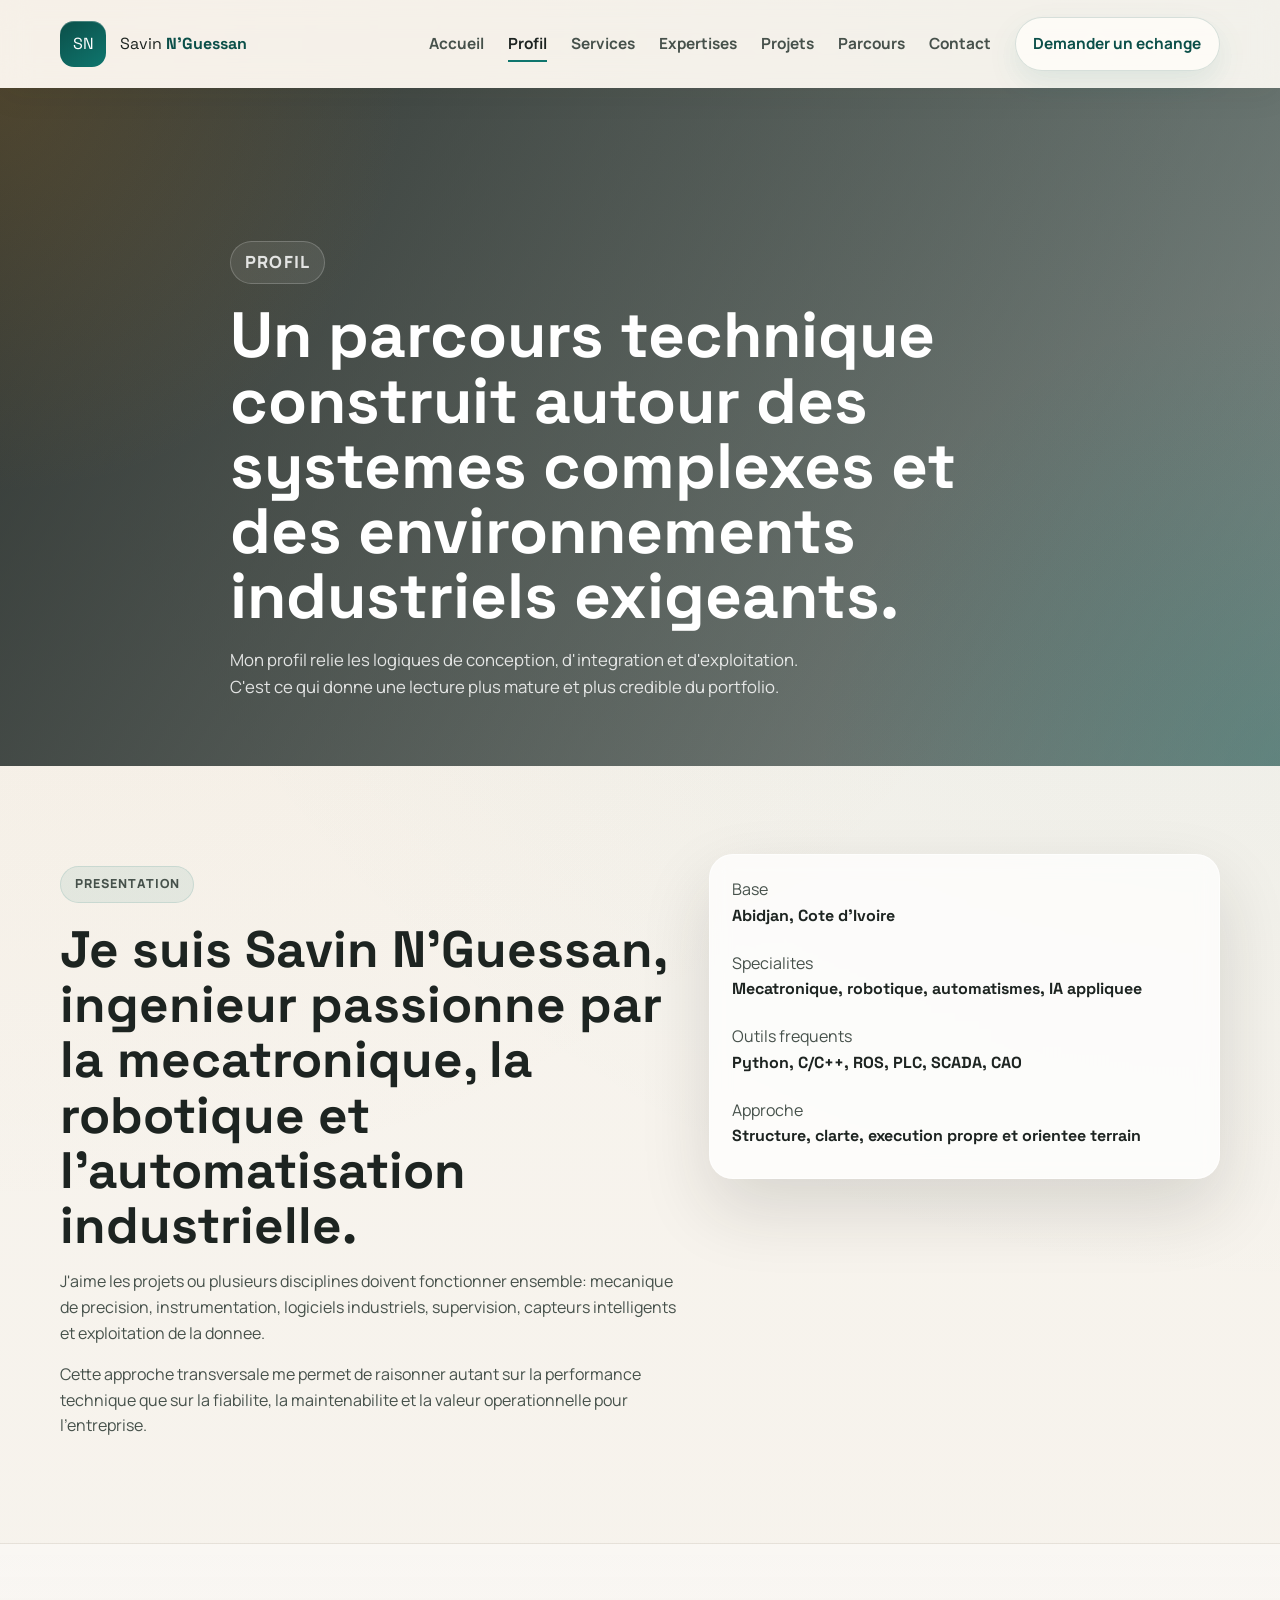
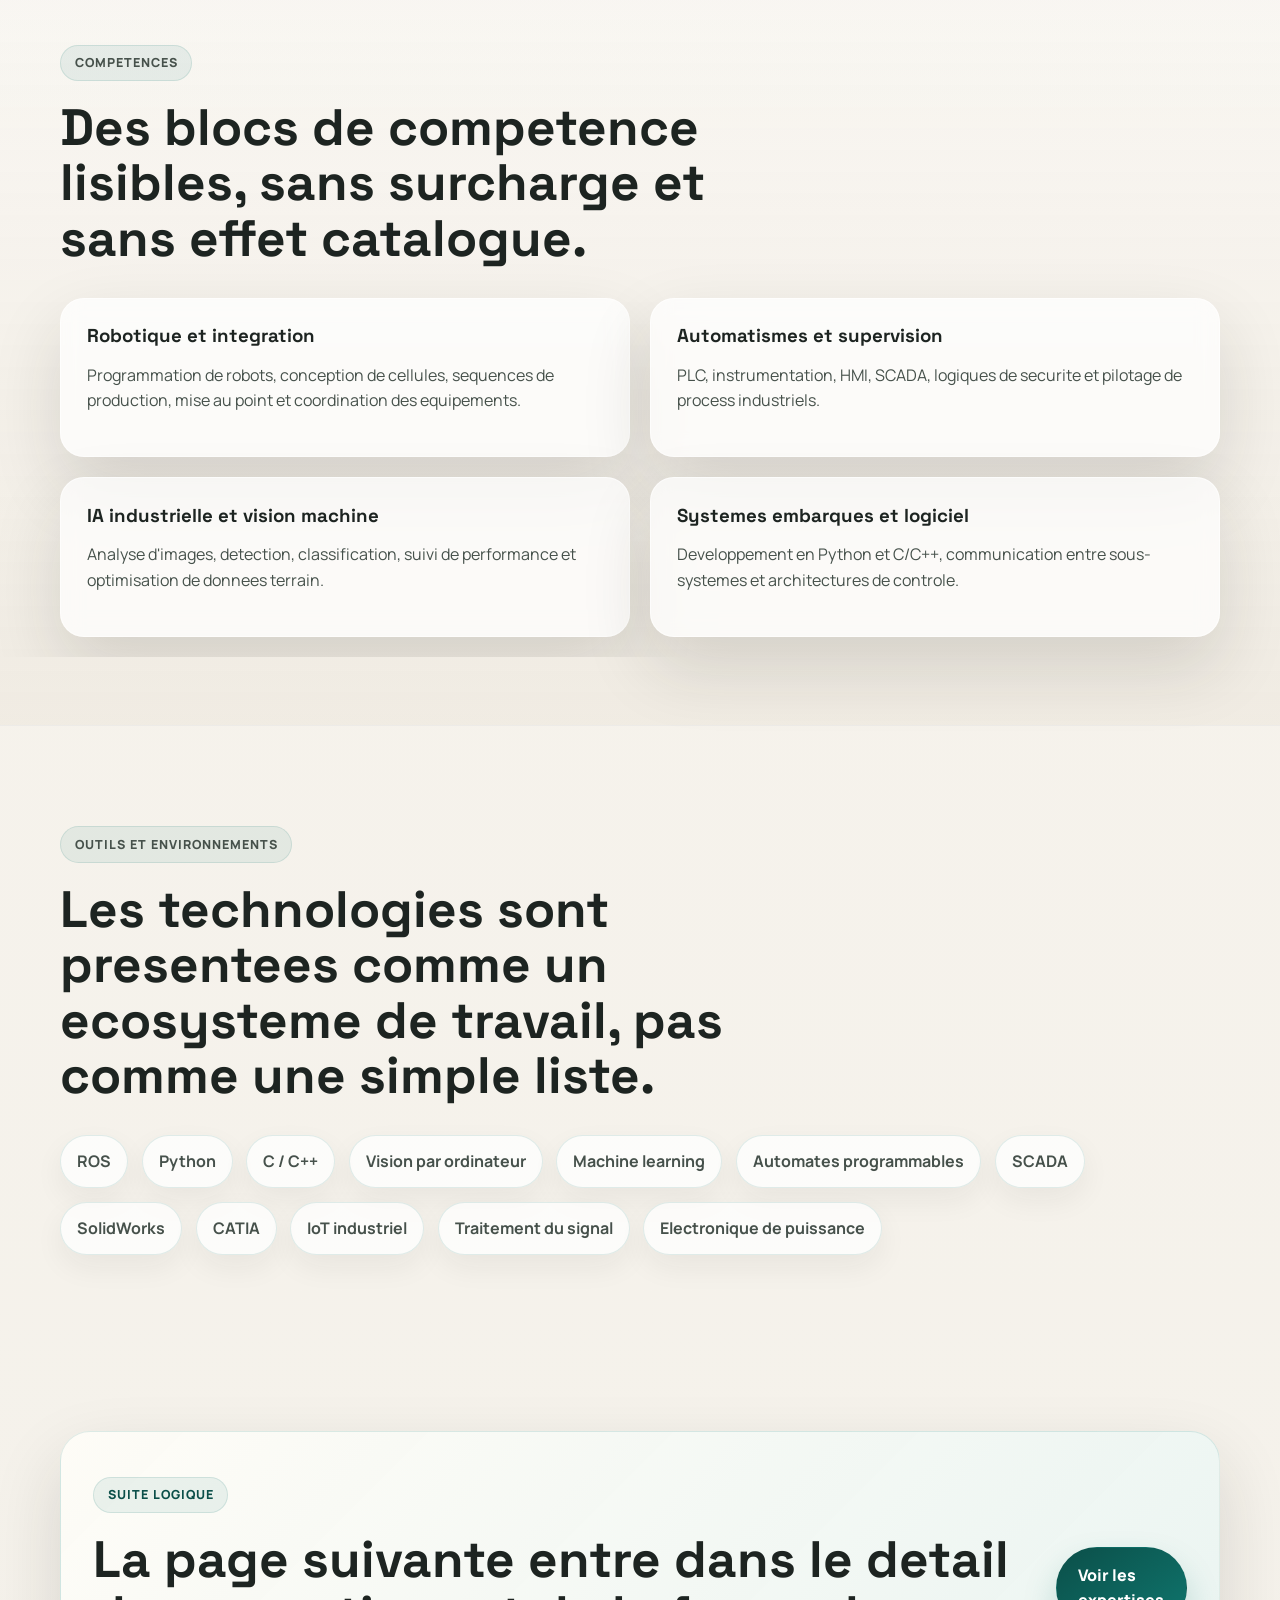
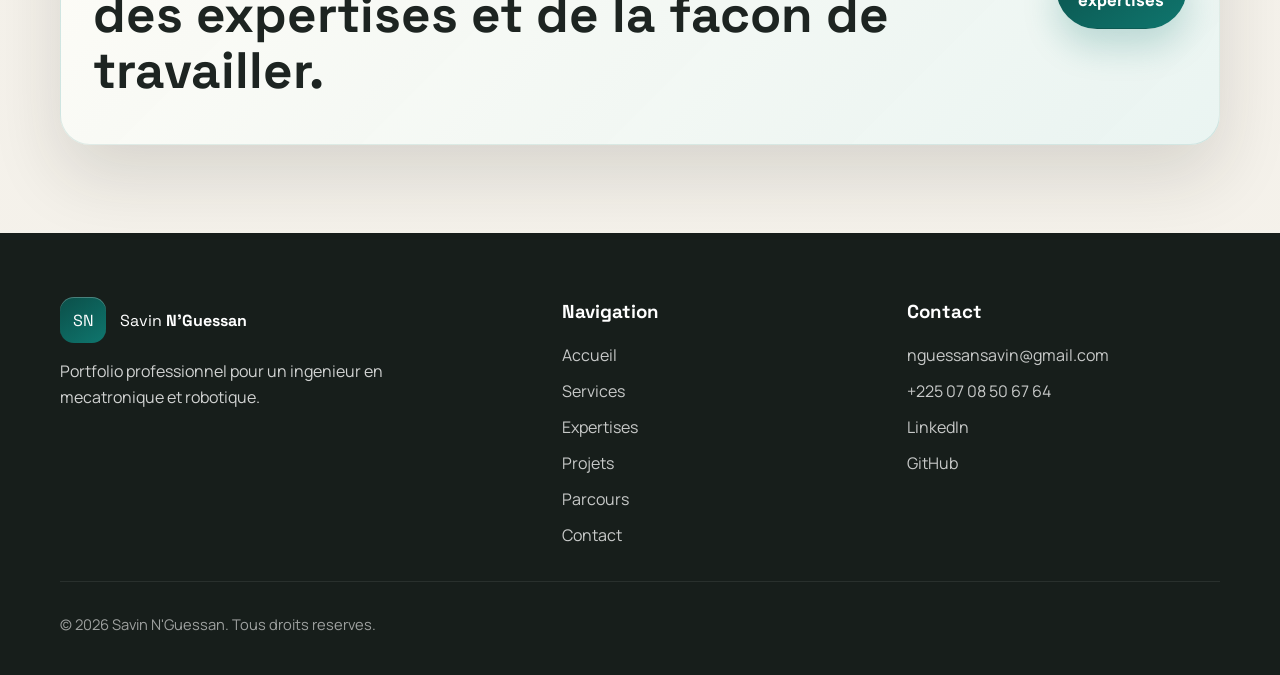
<file: about.html>
<!DOCTYPE html>
<html lang="fr">
<head>
    <meta charset="UTF-8">
    <meta name="viewport" content="width=device-width, initial-scale=1.0">
    <title>Profil | Savin N'Guessan</title>
    <meta name="description" content="Profil de Savin N'Guessan, ingenieur en mecatronique et robotique oriente architecture systeme, automatisation et IA industrielle.">
    <link rel="preconnect" href="https://fonts.googleapis.com">
    <link rel="preconnect" href="https://fonts.gstatic.com" crossorigin>
    <link href="https://fonts.googleapis.com/css2?family=Manrope:wght@400;500;600;700;800&family=Space+Grotesk:wght@500;700&display=swap" rel="stylesheet">
    <link rel="stylesheet" href="styles.css">
</head>
<body data-page="about.html">
    <header class="site-header" data-header>
        <div class="shell header-inner">
            <a class="brand" href="index.html">
                <span class="brand-mark">SN</span>
                <span class="brand-text">Savin <strong>N'Guessan</strong></span>
            </a>
            <button class="menu-button" type="button" aria-expanded="false" aria-controls="site-nav" data-menu-button>
                <span></span>
                <span></span>
                <span></span>
                <span class="sr-only">Ouvrir le menu</span>
            </button>
            <nav class="site-nav" id="site-nav" data-nav>
                <a href="index.html">Accueil</a>
                <a href="about.html">Profil</a>
                <a href="services.html">Services</a>
                <a href="expertise.html">Expertises</a>
                <a href="projects.html">Projets</a>
                <a href="experience.html">Parcours</a>
                <a href="contact.html">Contact</a>
                <a class="nav-cta" href="contact.html">Demander un echange</a>
            </nav>
        </div>
    </header>

    <main>
        <section class="page-hero page-hero-profile">
            <div class="page-hero-overlay"></div>
            <div class="shell page-hero-content" data-reveal>
                <p class="eyebrow">Profil</p>
                <h1>Un parcours technique construit autour des systemes complexes et des environnements industriels exigeants.</h1>
                <p>
                    Mon profil relie les logiques de conception, d'integration et d'exploitation.
                    C'est ce qui donne une lecture plus mature et plus credible du portfolio.
                </p>
            </div>
        </section>

        <section class="section">
            <div class="shell profile-grid">
                <div data-reveal>
                    <p class="eyebrow eyebrow-dark">Presentation</p>
                    <h2>Je suis Savin N'Guessan, ingenieur passionne par la mecatronique, la robotique et l'automatisation industrielle.</h2>
                    <p>
                        J'aime les projets ou plusieurs disciplines doivent fonctionner ensemble:
                        mecanique de precision, instrumentation, logiciels industriels,
                        supervision, capteurs intelligents et exploitation de la donnee.
                    </p>
                    <p>
                        Cette approche transversale me permet de raisonner autant sur la
                        performance technique que sur la fiabilite, la maintenabilite et
                        la valeur operationnelle pour l'entreprise.
                    </p>
                </div>

                <aside class="identity-panel" data-reveal>
                    <div>
                        <span>Base</span>
                        <strong>Abidjan, Cote d'Ivoire</strong>
                    </div>
                    <div>
                        <span>Specialites</span>
                        <strong>Mecatronique, robotique, automatismes, IA appliquee</strong>
                    </div>
                    <div>
                        <span>Outils frequents</span>
                        <strong>Python, C/C++, ROS, PLC, SCADA, CAO</strong>
                    </div>
                    <div>
                        <span>Approche</span>
                        <strong>Structure, clarte, execution propre et orientee terrain</strong>
                    </div>
                </aside>
            </div>
        </section>

        <section class="section section-alt">
            <div class="shell">
                <div class="section-heading" data-reveal>
                    <p class="eyebrow eyebrow-dark">Competences</p>
                    <h2>Des blocs de competence lisibles, sans surcharge et sans effet catalogue.</h2>
                </div>

                <div class="card-grid two">
                    <article class="detail-card" data-reveal>
                        <h3>Robotique et integration</h3>
                        <p>Programmation de robots, conception de cellules, sequences de production, mise au point et coordination des equipements.</p>
                    </article>
                    <article class="detail-card" data-reveal>
                        <h3>Automatismes et supervision</h3>
                        <p>PLC, instrumentation, HMI, SCADA, logiques de securite et pilotage de process industriels.</p>
                    </article>
                    <article class="detail-card" data-reveal>
                        <h3>IA industrielle et vision machine</h3>
                        <p>Analyse d'images, detection, classification, suivi de performance et optimisation de donnees terrain.</p>
                    </article>
                    <article class="detail-card" data-reveal>
                        <h3>Systemes embarques et logiciel</h3>
                        <p>Developpement en Python et C/C++, communication entre sous-systemes et architectures de controle.</p>
                    </article>
                </div>
            </div>
        </section>

        <section class="section">
            <div class="shell">
                <div class="section-heading" data-reveal>
                    <p class="eyebrow eyebrow-dark">Outils et environnements</p>
                    <h2>Les technologies sont presentees comme un ecosysteme de travail, pas comme une simple liste.</h2>
                </div>

                <div class="tool-cloud" data-reveal>
                    <span>ROS</span>
                    <span>Python</span>
                    <span>C / C++</span>
                    <span>Vision par ordinateur</span>
                    <span>Machine learning</span>
                    <span>Automates programmables</span>
                    <span>SCADA</span>
                    <span>SolidWorks</span>
                    <span>CATIA</span>
                    <span>IoT industriel</span>
                    <span>Traitement du signal</span>
                    <span>Electronique de puissance</span>
                </div>
            </div>
        </section>

        <section class="section section-cta-panel">
            <div class="shell cta-panel" data-reveal>
                <div>
                    <p class="eyebrow eyebrow-dark">Suite logique</p>
                    <h2>La page suivante entre dans le detail des expertises et de la facon de travailler.</h2>
                </div>
                <a class="button button-primary" href="expertise.html">Voir les expertises</a>
            </div>
        </section>
    </main>

    <footer class="site-footer">
        <div class="shell footer-grid">
            <div>
                <a class="brand brand-footer" href="index.html">
                    <span class="brand-mark">SN</span>
                    <span class="brand-text">Savin <strong>N'Guessan</strong></span>
                </a>
                <p class="footer-copy">Portfolio professionnel pour un ingenieur en mecatronique et robotique.</p>
            </div>
            <div>
                <h3>Navigation</h3>
                <div class="footer-links">
                    <a href="index.html">Accueil</a>
                    <a href="services.html">Services</a>
                    <a href="expertise.html">Expertises</a>
                    <a href="projects.html">Projets</a>
                    <a href="experience.html">Parcours</a>
                    <a href="contact.html">Contact</a>
                </div>
            </div>
            <div>
                <h3>Contact</h3>
                <div class="footer-links">
                    <a href="mailto:nguessansavin@gmail.com">nguessansavin@gmail.com</a>
                    <a href="tel:+2250708506764">+225 07 08 50 67 64</a>
                    <a href="https://linkedin.com/in/savin-n-nguessan" target="_blank" rel="noreferrer">LinkedIn</a>
                    <a href="https://github.com/savin-nguessan" target="_blank" rel="noreferrer">GitHub</a>
                </div>
            </div>
        </div>
        <div class="shell footer-bottom">
            <p>&copy; 2026 Savin N'Guessan. Tous droits reserves.</p>
        </div>
    </footer>

    <script src="script.js"></script>
</body>
</html>
</file>
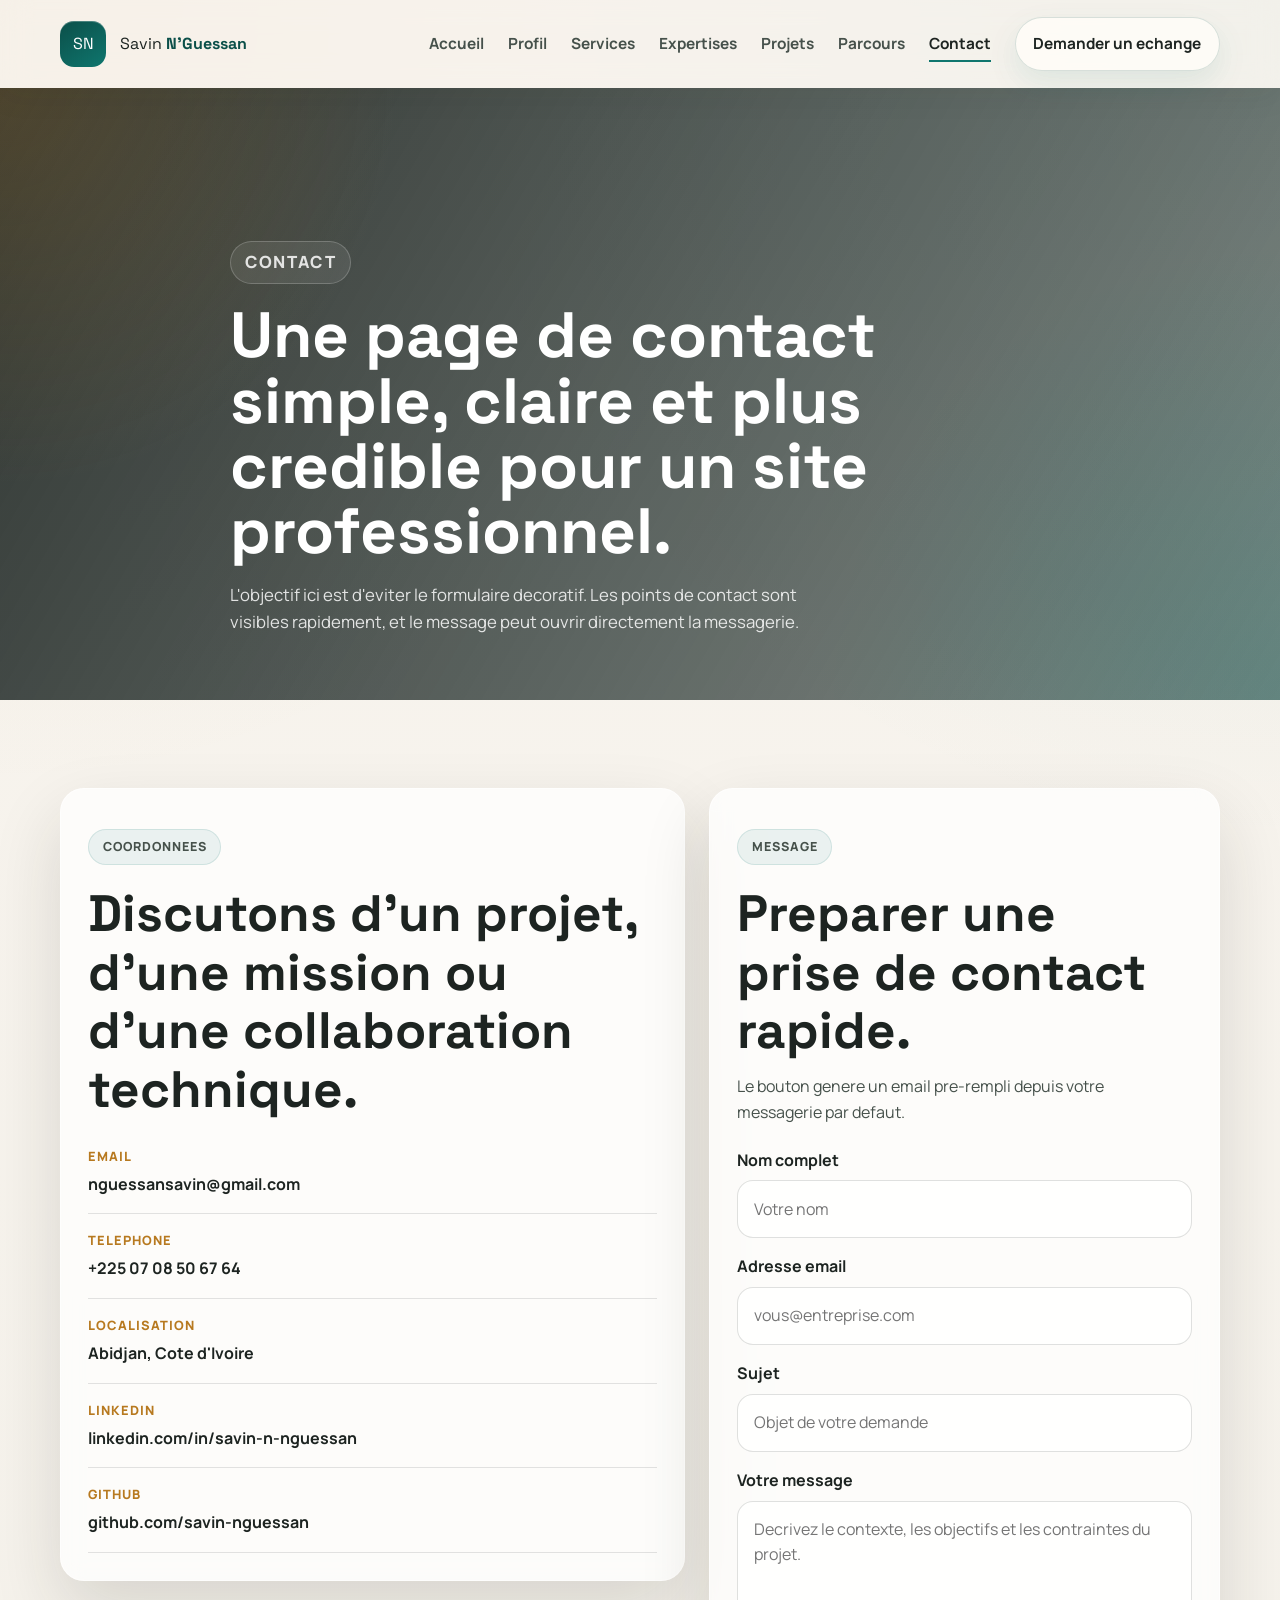
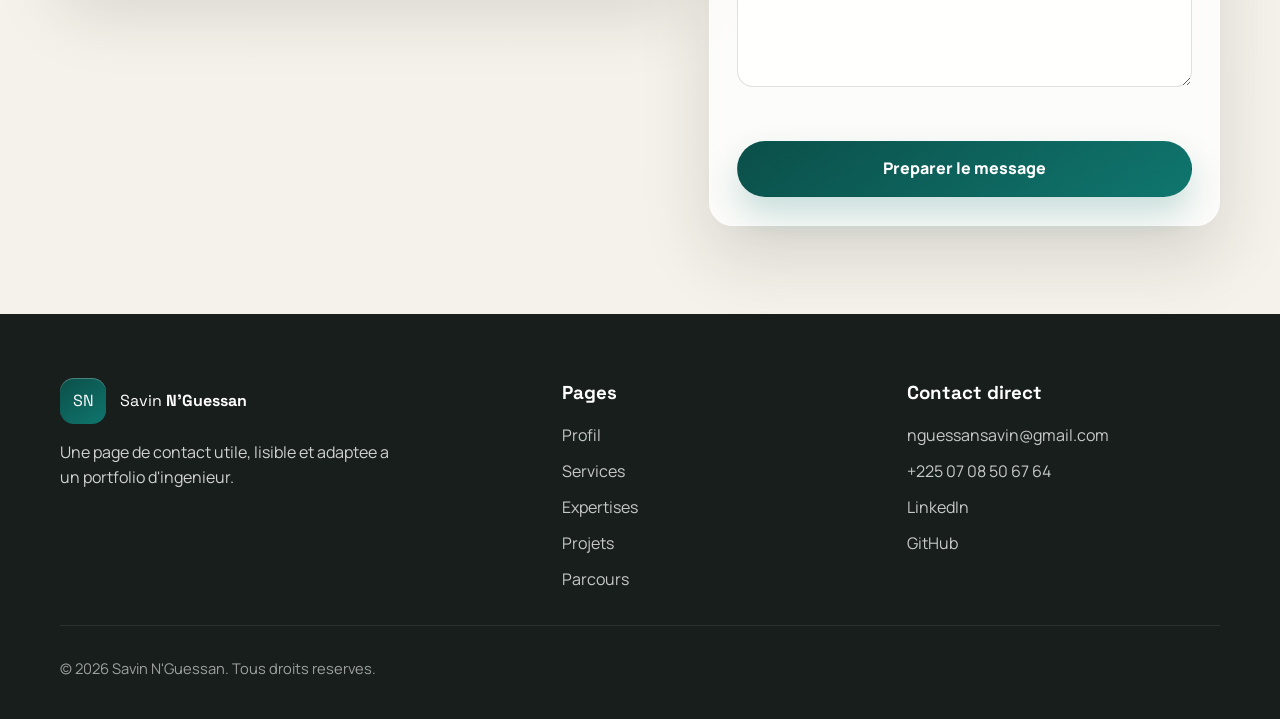
<file: contact.html>
<!DOCTYPE html>
<html lang="fr">
<head>
    <meta charset="UTF-8">
    <meta name="viewport" content="width=device-width, initial-scale=1.0">
    <title>Contact | Savin N'Guessan</title>
    <meta name="description" content="Contact professionnel de Savin N'Guessan pour les projets en robotique, mecatronique, automatismes et IA industrielle.">
    <link rel="preconnect" href="https://fonts.googleapis.com">
    <link rel="preconnect" href="https://fonts.gstatic.com" crossorigin>
    <link href="https://fonts.googleapis.com/css2?family=Manrope:wght@400;500;600;700;800&family=Space+Grotesk:wght@500;700&display=swap" rel="stylesheet">
    <link rel="stylesheet" href="styles.css">
</head>
<body data-page="contact.html">
    <header class="site-header" data-header>
        <div class="shell header-inner">
            <a class="brand" href="index.html">
                <span class="brand-mark">SN</span>
                <span class="brand-text">Savin <strong>N'Guessan</strong></span>
            </a>
            <button class="menu-button" type="button" aria-expanded="false" aria-controls="site-nav" data-menu-button>
                <span></span>
                <span></span>
                <span></span>
                <span class="sr-only">Ouvrir le menu</span>
            </button>
            <nav class="site-nav" id="site-nav" data-nav>
                <a href="index.html">Accueil</a>
                <a href="about.html">Profil</a>
                <a href="services.html">Services</a>
                <a href="expertise.html">Expertises</a>
                <a href="projects.html">Projets</a>
                <a href="experience.html">Parcours</a>
                <a href="contact.html">Contact</a>
                <a class="nav-cta" href="contact.html">Demander un echange</a>
            </nav>
        </div>
    </header>

    <main>
        <section class="page-hero page-hero-contact">
            <div class="page-hero-overlay"></div>
            <div class="shell page-hero-content" data-reveal>
                <p class="eyebrow">Contact</p>
                <h1>Une page de contact simple, claire et plus credible pour un site professionnel.</h1>
                <p>
                    L'objectif ici est d'eviter le formulaire decoratif. Les points de contact
                    sont visibles rapidement, et le message peut ouvrir directement la messagerie.
                </p>
            </div>
        </section>

        <section class="section">
            <div class="shell contact-grid">
                <div class="contact-panel" data-reveal>
                    <p class="eyebrow eyebrow-dark">Coordonnees</p>
                    <h2>Discutons d'un projet, d'une mission ou d'une collaboration technique.</h2>
                    <div class="contact-list">
                        <div>
                            <span>Email</span>
                            <a href="mailto:nguessansavin@gmail.com">nguessansavin@gmail.com</a>
                        </div>
                        <div>
                            <span>Telephone</span>
                            <a href="tel:+2250708506764">+225 07 08 50 67 64</a>
                        </div>
                        <div>
                            <span>Localisation</span>
                            <p>Abidjan, Cote d'Ivoire</p>
                        </div>
                        <div>
                            <span>LinkedIn</span>
                            <a href="https://linkedin.com/in/savin-n-nguessan" target="_blank" rel="noreferrer">linkedin.com/in/savin-n-nguessan</a>
                        </div>
                        <div>
                            <span>GitHub</span>
                            <a href="https://github.com/savin-nguessan" target="_blank" rel="noreferrer">github.com/savin-nguessan</a>
                        </div>
                    </div>
                </div>

                <div class="form-panel" data-reveal>
                    <p class="eyebrow eyebrow-dark">Message</p>
                    <h2>Preparer une prise de contact rapide.</h2>
                    <p class="form-intro">Le bouton genere un email pre-rempli depuis votre messagerie par defaut.</p>

                    <form id="contactForm" class="contact-form">
                        <label>
                            <span>Nom complet</span>
                            <input type="text" id="name" name="name" placeholder="Votre nom" required>
                        </label>
                        <label>
                            <span>Adresse email</span>
                            <input type="email" id="email" name="email" placeholder="vous@entreprise.com" required>
                        </label>
                        <label>
                            <span>Sujet</span>
                            <input type="text" id="subject" name="subject" placeholder="Objet de votre demande" required>
                        </label>
                        <label>
                            <span>Votre message</span>
                            <textarea id="message" name="message" rows="6" placeholder="Decrivez le contexte, les objectifs et les contraintes du projet." required></textarea>
                        </label>

                        <div id="formStatus" class="form-status" aria-live="polite"></div>

                        <button class="button button-primary" type="submit">Preparer le message</button>
                    </form>
                </div>
            </div>
        </section>
    </main>

    <footer class="site-footer">
        <div class="shell footer-grid">
            <div>
                <a class="brand brand-footer" href="index.html">
                    <span class="brand-mark">SN</span>
                    <span class="brand-text">Savin <strong>N'Guessan</strong></span>
                </a>
                <p class="footer-copy">Une page de contact utile, lisible et adaptee a un portfolio d'ingenieur.</p>
            </div>
            <div>
                <h3>Pages</h3>
                <div class="footer-links">
                    <a href="about.html">Profil</a>
                    <a href="services.html">Services</a>
                    <a href="expertise.html">Expertises</a>
                    <a href="projects.html">Projets</a>
                    <a href="experience.html">Parcours</a>
                </div>
            </div>
            <div>
                <h3>Contact direct</h3>
                <div class="footer-links">
                    <a href="mailto:nguessansavin@gmail.com">nguessansavin@gmail.com</a>
                    <a href="tel:+2250708506764">+225 07 08 50 67 64</a>
                    <a href="https://linkedin.com/in/savin-n-nguessan" target="_blank" rel="noreferrer">LinkedIn</a>
                    <a href="https://github.com/savin-nguessan" target="_blank" rel="noreferrer">GitHub</a>
                </div>
            </div>
        </div>
        <div class="shell footer-bottom">
            <p>&copy; 2026 Savin N'Guessan. Tous droits reserves.</p>
        </div>
    </footer>

    <script src="script.js"></script>
</body>
</html>
</file>
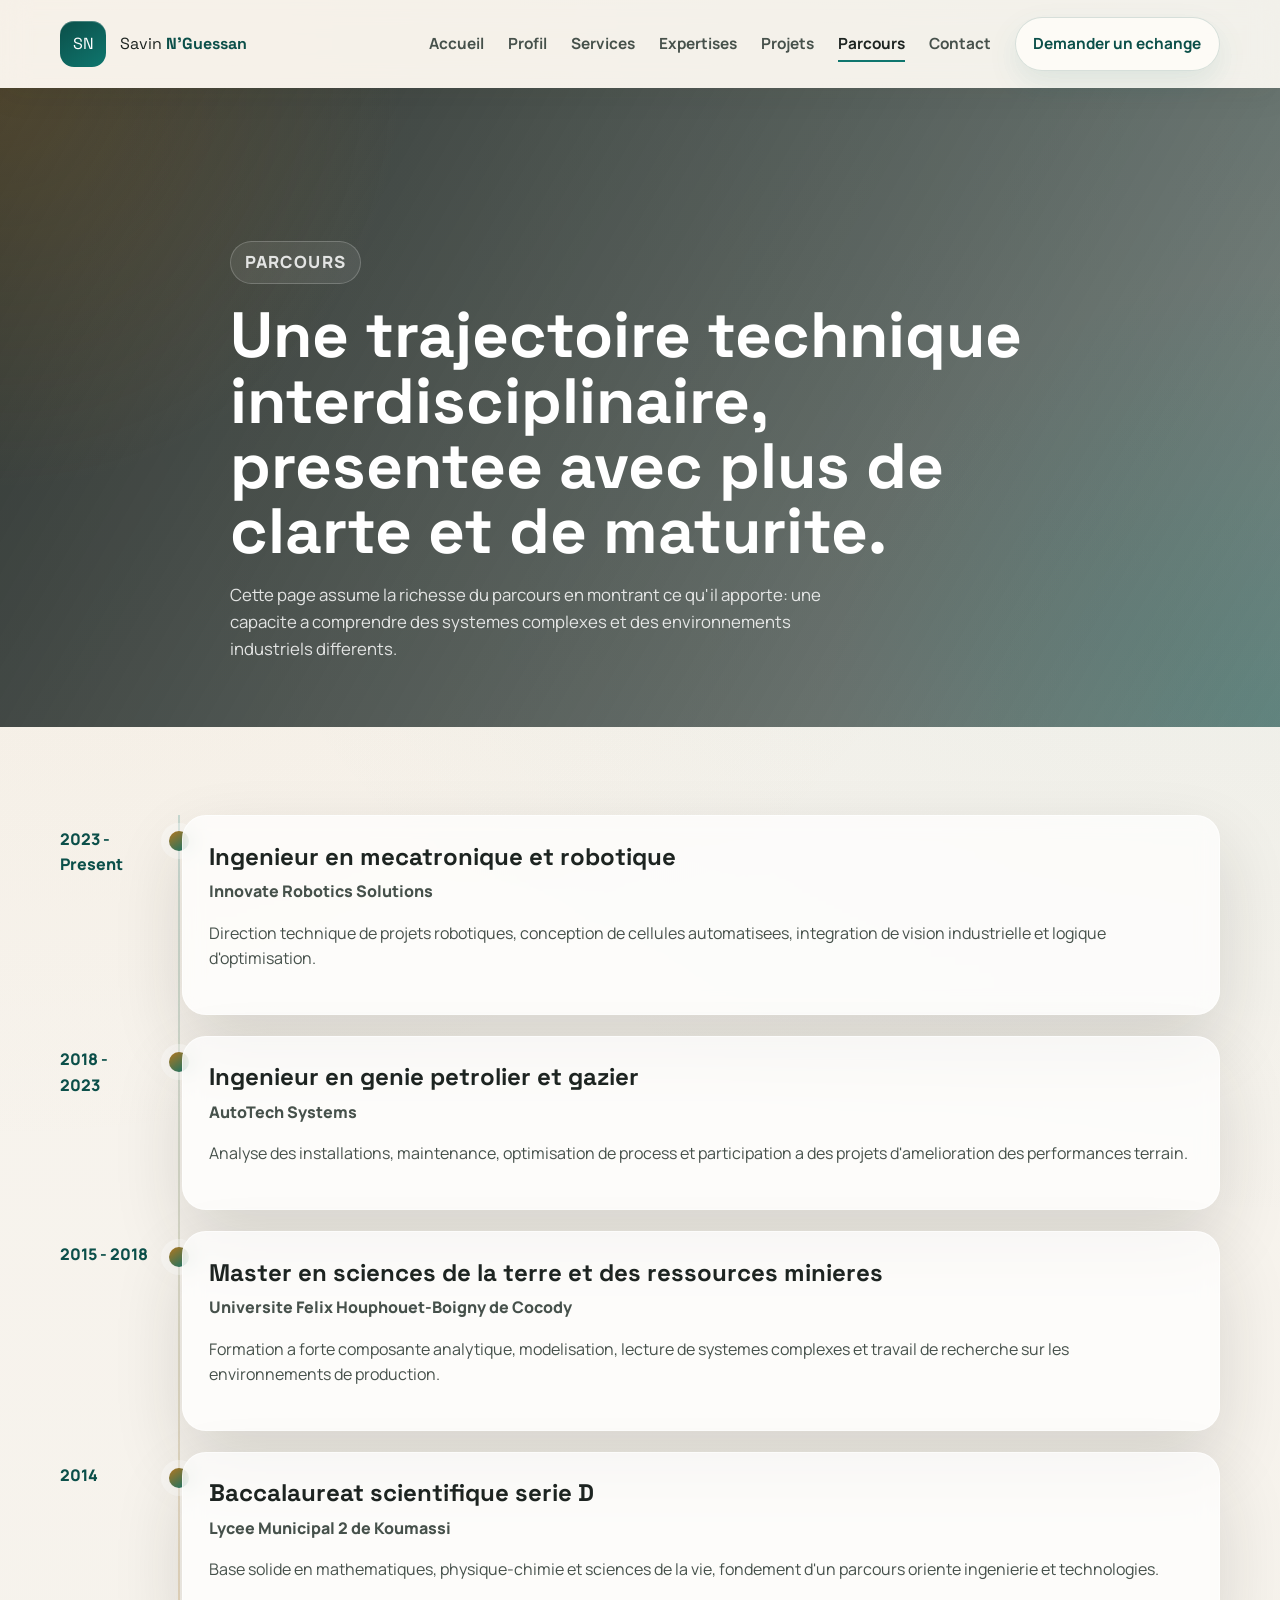
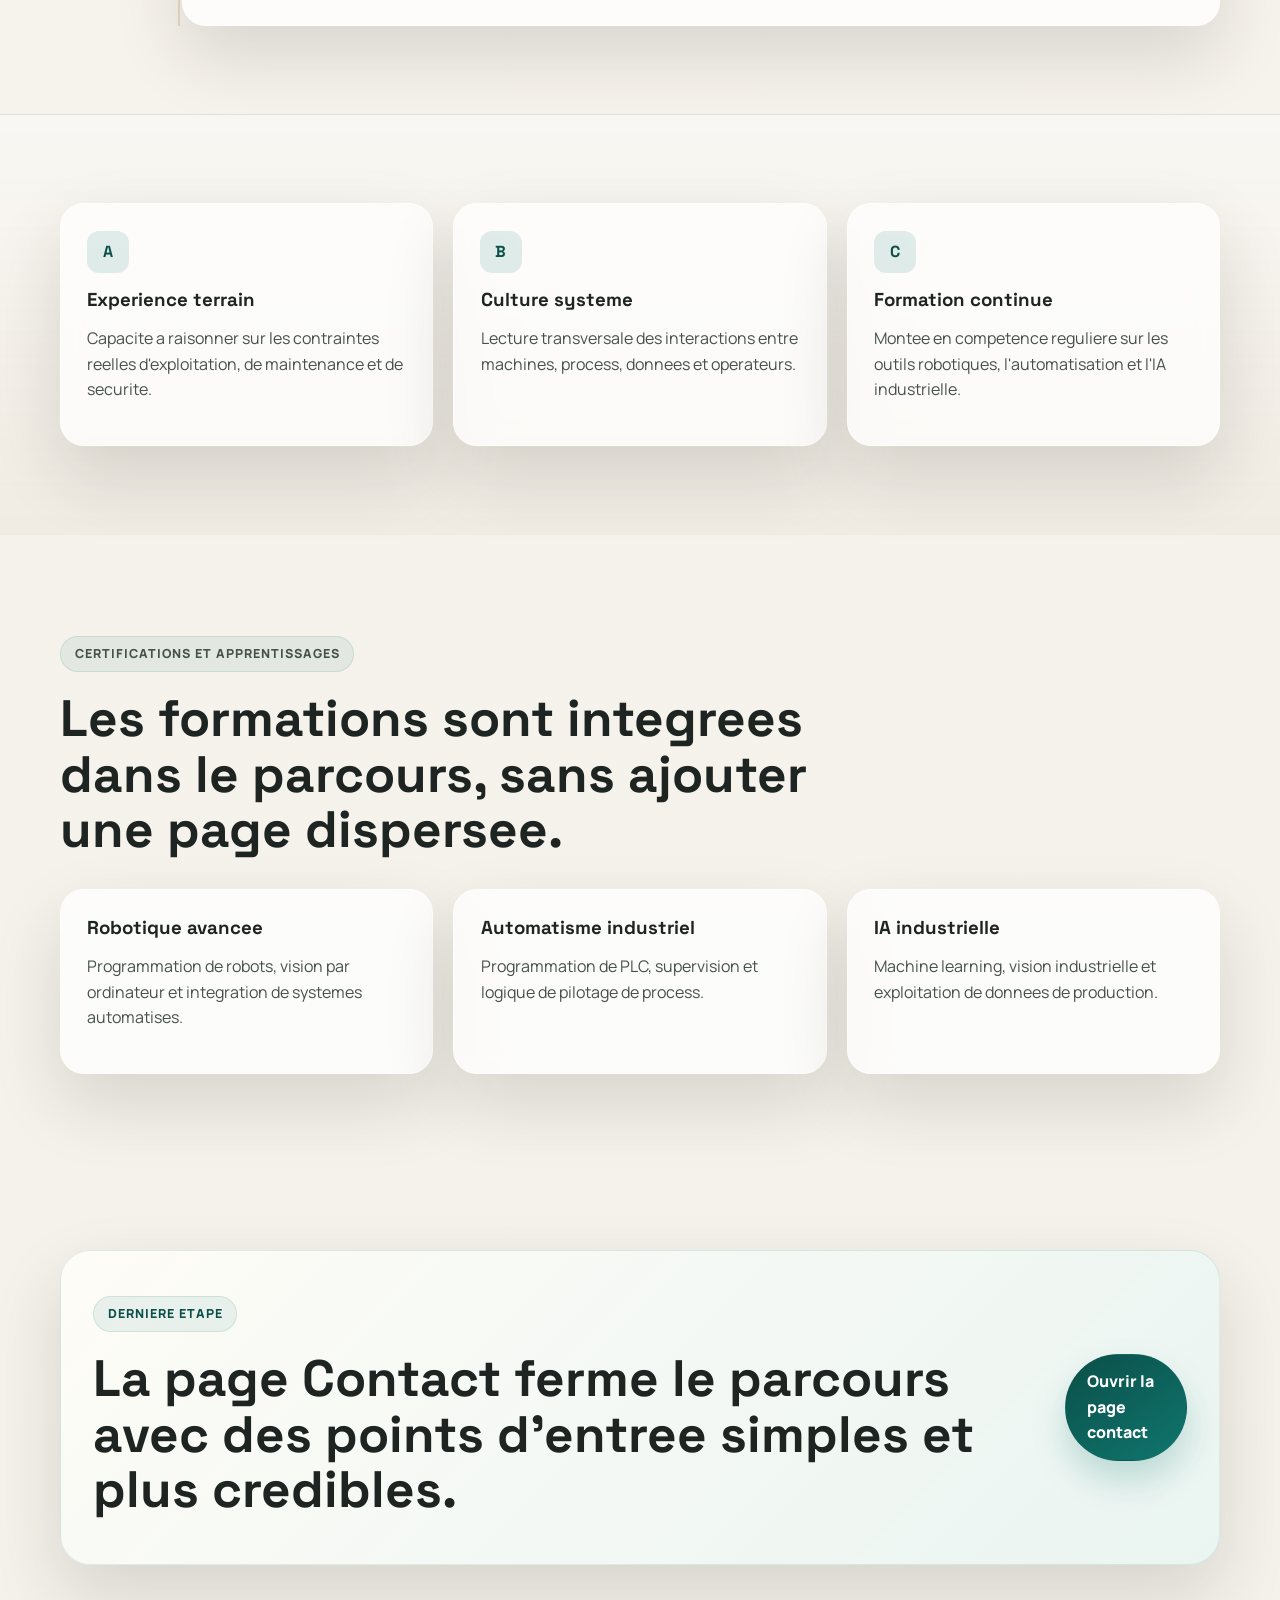
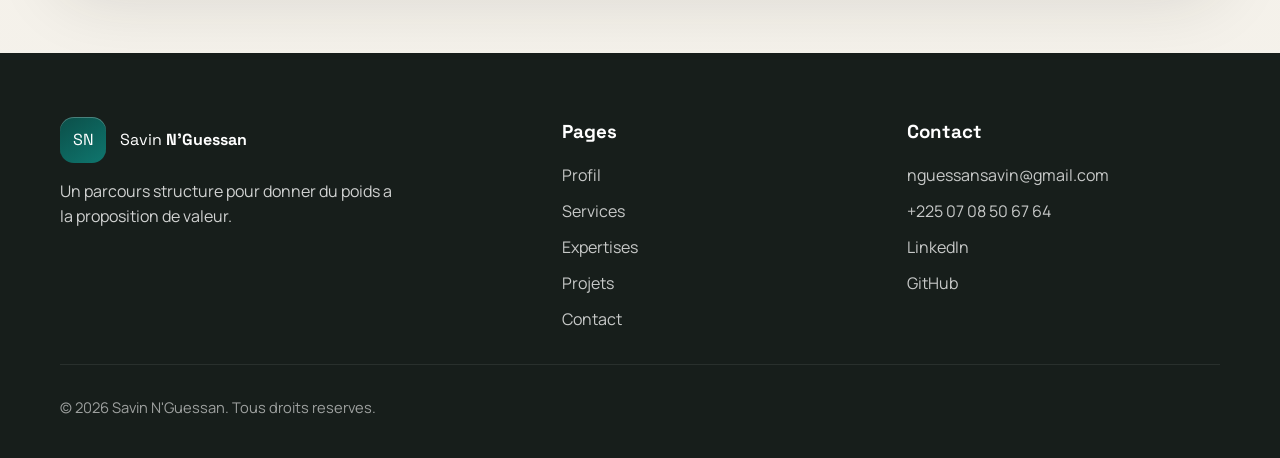
<file: experience.html>
<!DOCTYPE html>
<html lang="fr">
<head>
    <meta charset="UTF-8">
    <meta name="viewport" content="width=device-width, initial-scale=1.0">
    <title>Parcours | Savin N'Guessan</title>
    <meta name="description" content="Parcours de Savin N'Guessan, avec experience professionnelle, formation et certifications dans l'univers industriel et technique.">
    <link rel="preconnect" href="https://fonts.googleapis.com">
    <link rel="preconnect" href="https://fonts.gstatic.com" crossorigin>
    <link href="https://fonts.googleapis.com/css2?family=Manrope:wght@400;500;600;700;800&family=Space+Grotesk:wght@500;700&display=swap" rel="stylesheet">
    <link rel="stylesheet" href="styles.css">
</head>
<body data-page="experience.html">
    <header class="site-header" data-header>
        <div class="shell header-inner">
            <a class="brand" href="index.html">
                <span class="brand-mark">SN</span>
                <span class="brand-text">Savin <strong>N'Guessan</strong></span>
            </a>
            <button class="menu-button" type="button" aria-expanded="false" aria-controls="site-nav" data-menu-button>
                <span></span>
                <span></span>
                <span></span>
                <span class="sr-only">Ouvrir le menu</span>
            </button>
            <nav class="site-nav" id="site-nav" data-nav>
                <a href="index.html">Accueil</a>
                <a href="about.html">Profil</a>
                <a href="services.html">Services</a>
                <a href="expertise.html">Expertises</a>
                <a href="projects.html">Projets</a>
                <a href="experience.html">Parcours</a>
                <a href="contact.html">Contact</a>
                <a class="nav-cta" href="contact.html">Demander un echange</a>
            </nav>
        </div>
    </header>

    <main>
        <section class="page-hero page-hero-experience">
            <div class="page-hero-overlay"></div>
            <div class="shell page-hero-content" data-reveal>
                <p class="eyebrow">Parcours</p>
                <h1>Une trajectoire technique interdisciplinaire, presentee avec plus de clarte et de maturite.</h1>
                <p>
                    Cette page assume la richesse du parcours en montrant ce qu'il apporte:
                    une capacite a comprendre des systemes complexes et des environnements industriels differents.
                </p>
            </div>
        </section>

        <section class="section">
            <div class="shell timeline-shell">
                <div class="timeline-line"></div>

                <article class="timeline-entry" data-reveal>
                    <span class="timeline-year">2023 - Present</span>
                    <div class="timeline-content-card">
                        <h2>Ingenieur en mecatronique et robotique</h2>
                        <p class="timeline-place">Innovate Robotics Solutions</p>
                        <p>
                            Direction technique de projets robotiques, conception de cellules
                            automatisees, integration de vision industrielle et logique d'optimisation.
                        </p>
                    </div>
                </article>

                <article class="timeline-entry" data-reveal>
                    <span class="timeline-year">2018 - 2023</span>
                    <div class="timeline-content-card">
                        <h2>Ingenieur en genie petrolier et gazier</h2>
                        <p class="timeline-place">AutoTech Systems</p>
                        <p>
                            Analyse des installations, maintenance, optimisation de process
                            et participation a des projets d'amelioration des performances terrain.
                        </p>
                    </div>
                </article>

                <article class="timeline-entry" data-reveal>
                    <span class="timeline-year">2015 - 2018</span>
                    <div class="timeline-content-card">
                        <h2>Master en sciences de la terre et des ressources minieres</h2>
                        <p class="timeline-place">Universite Felix Houphouet-Boigny de Cocody</p>
                        <p>
                            Formation a forte composante analytique, modelisation, lecture de systemes complexes
                            et travail de recherche sur les environnements de production.
                        </p>
                    </div>
                </article>

                <article class="timeline-entry" data-reveal>
                    <span class="timeline-year">2014</span>
                    <div class="timeline-content-card">
                        <h2>Baccalaureat scientifique serie D</h2>
                        <p class="timeline-place">Lycee Municipal 2 de Koumassi</p>
                        <p>
                            Base solide en mathematiques, physique-chimie et sciences de la vie,
                            fondement d'un parcours oriente ingenierie et technologies.
                        </p>
                    </div>
                </article>
            </div>
        </section>

        <section class="section section-alt">
            <div class="shell card-grid three">
                <article class="feature-card" data-reveal>
                    <span class="card-index">A</span>
                    <h3>Experience terrain</h3>
                    <p>Capacite a raisonner sur les contraintes reelles d'exploitation, de maintenance et de securite.</p>
                </article>
                <article class="feature-card" data-reveal>
                    <span class="card-index">B</span>
                    <h3>Culture systeme</h3>
                    <p>Lecture transversale des interactions entre machines, process, donnees et operateurs.</p>
                </article>
                <article class="feature-card" data-reveal>
                    <span class="card-index">C</span>
                    <h3>Formation continue</h3>
                    <p>Montee en competence reguliere sur les outils robotiques, l'automatisation et l'IA industrielle.</p>
                </article>
            </div>
        </section>

        <section class="section">
            <div class="shell">
                <div class="section-heading" data-reveal>
                    <p class="eyebrow eyebrow-dark">Certifications et apprentissages</p>
                    <h2>Les formations sont integrees dans le parcours, sans ajouter une page dispersee.</h2>
                </div>

                <div class="card-grid three">
                    <article class="detail-card" data-reveal>
                        <h3>Robotique avancee</h3>
                        <p>Programmation de robots, vision par ordinateur et integration de systemes automatises.</p>
                    </article>
                    <article class="detail-card" data-reveal>
                        <h3>Automatisme industriel</h3>
                        <p>Programmation de PLC, supervision et logique de pilotage de process.</p>
                    </article>
                    <article class="detail-card" data-reveal>
                        <h3>IA industrielle</h3>
                        <p>Machine learning, vision industrielle et exploitation de donnees de production.</p>
                    </article>
                </div>
            </div>
        </section>

        <section class="section section-cta-panel">
            <div class="shell cta-panel" data-reveal>
                <div>
                    <p class="eyebrow eyebrow-dark">Derniere etape</p>
                    <h2>La page Contact ferme le parcours avec des points d'entree simples et plus credibles.</h2>
                </div>
                <a class="button button-primary" href="contact.html">Ouvrir la page contact</a>
            </div>
        </section>
    </main>

    <footer class="site-footer">
        <div class="shell footer-grid">
            <div>
                <a class="brand brand-footer" href="index.html">
                    <span class="brand-mark">SN</span>
                    <span class="brand-text">Savin <strong>N'Guessan</strong></span>
                </a>
                <p class="footer-copy">Un parcours structure pour donner du poids a la proposition de valeur.</p>
            </div>
            <div>
                <h3>Pages</h3>
                <div class="footer-links">
                    <a href="about.html">Profil</a>
                    <a href="services.html">Services</a>
                    <a href="expertise.html">Expertises</a>
                    <a href="projects.html">Projets</a>
                    <a href="contact.html">Contact</a>
                </div>
            </div>
            <div>
                <h3>Contact</h3>
                <div class="footer-links">
                    <a href="mailto:nguessansavin@gmail.com">nguessansavin@gmail.com</a>
                    <a href="tel:+2250708506764">+225 07 08 50 67 64</a>
                    <a href="https://linkedin.com/in/savin-n-nguessan" target="_blank" rel="noreferrer">LinkedIn</a>
                    <a href="https://github.com/savin-nguessan" target="_blank" rel="noreferrer">GitHub</a>
                </div>
            </div>
        </div>
        <div class="shell footer-bottom">
            <p>&copy; 2026 Savin N'Guessan. Tous droits reserves.</p>
        </div>
    </footer>

    <script src="script.js"></script>
</body>
</html>
</file>
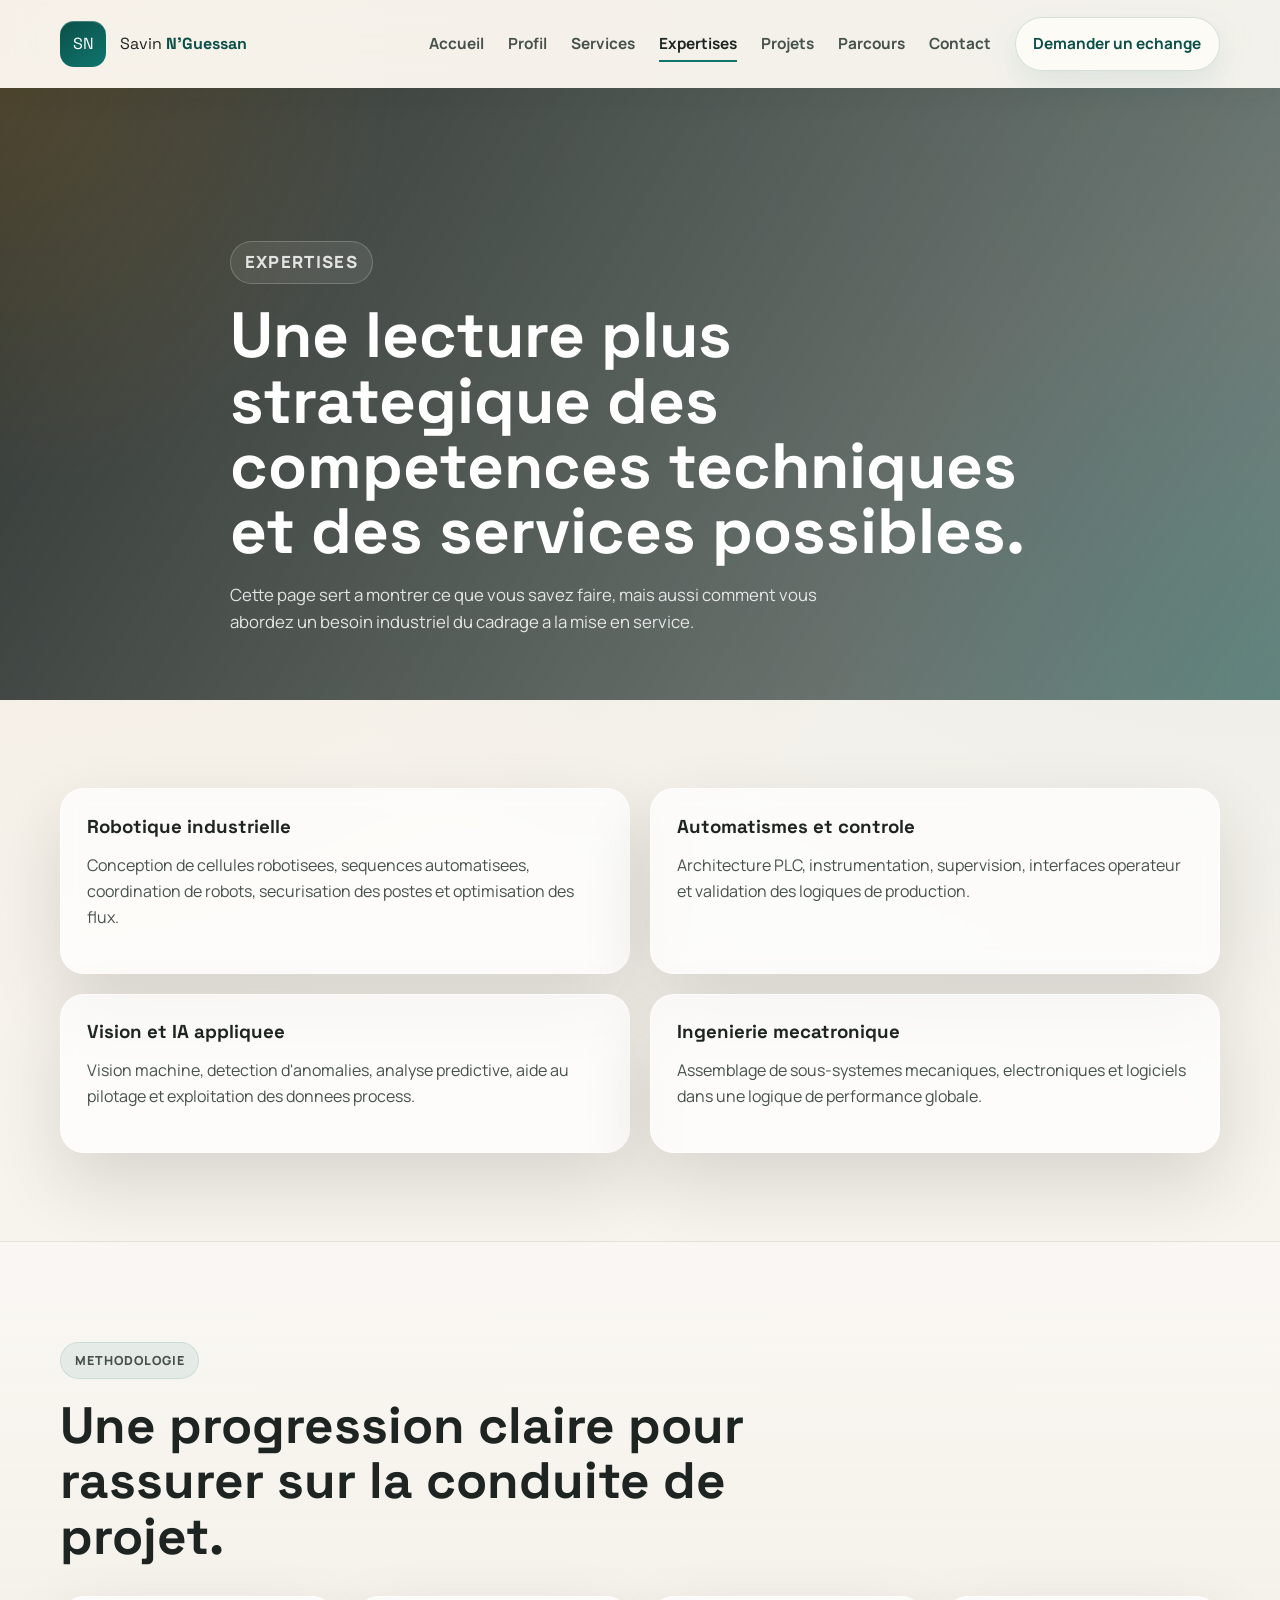
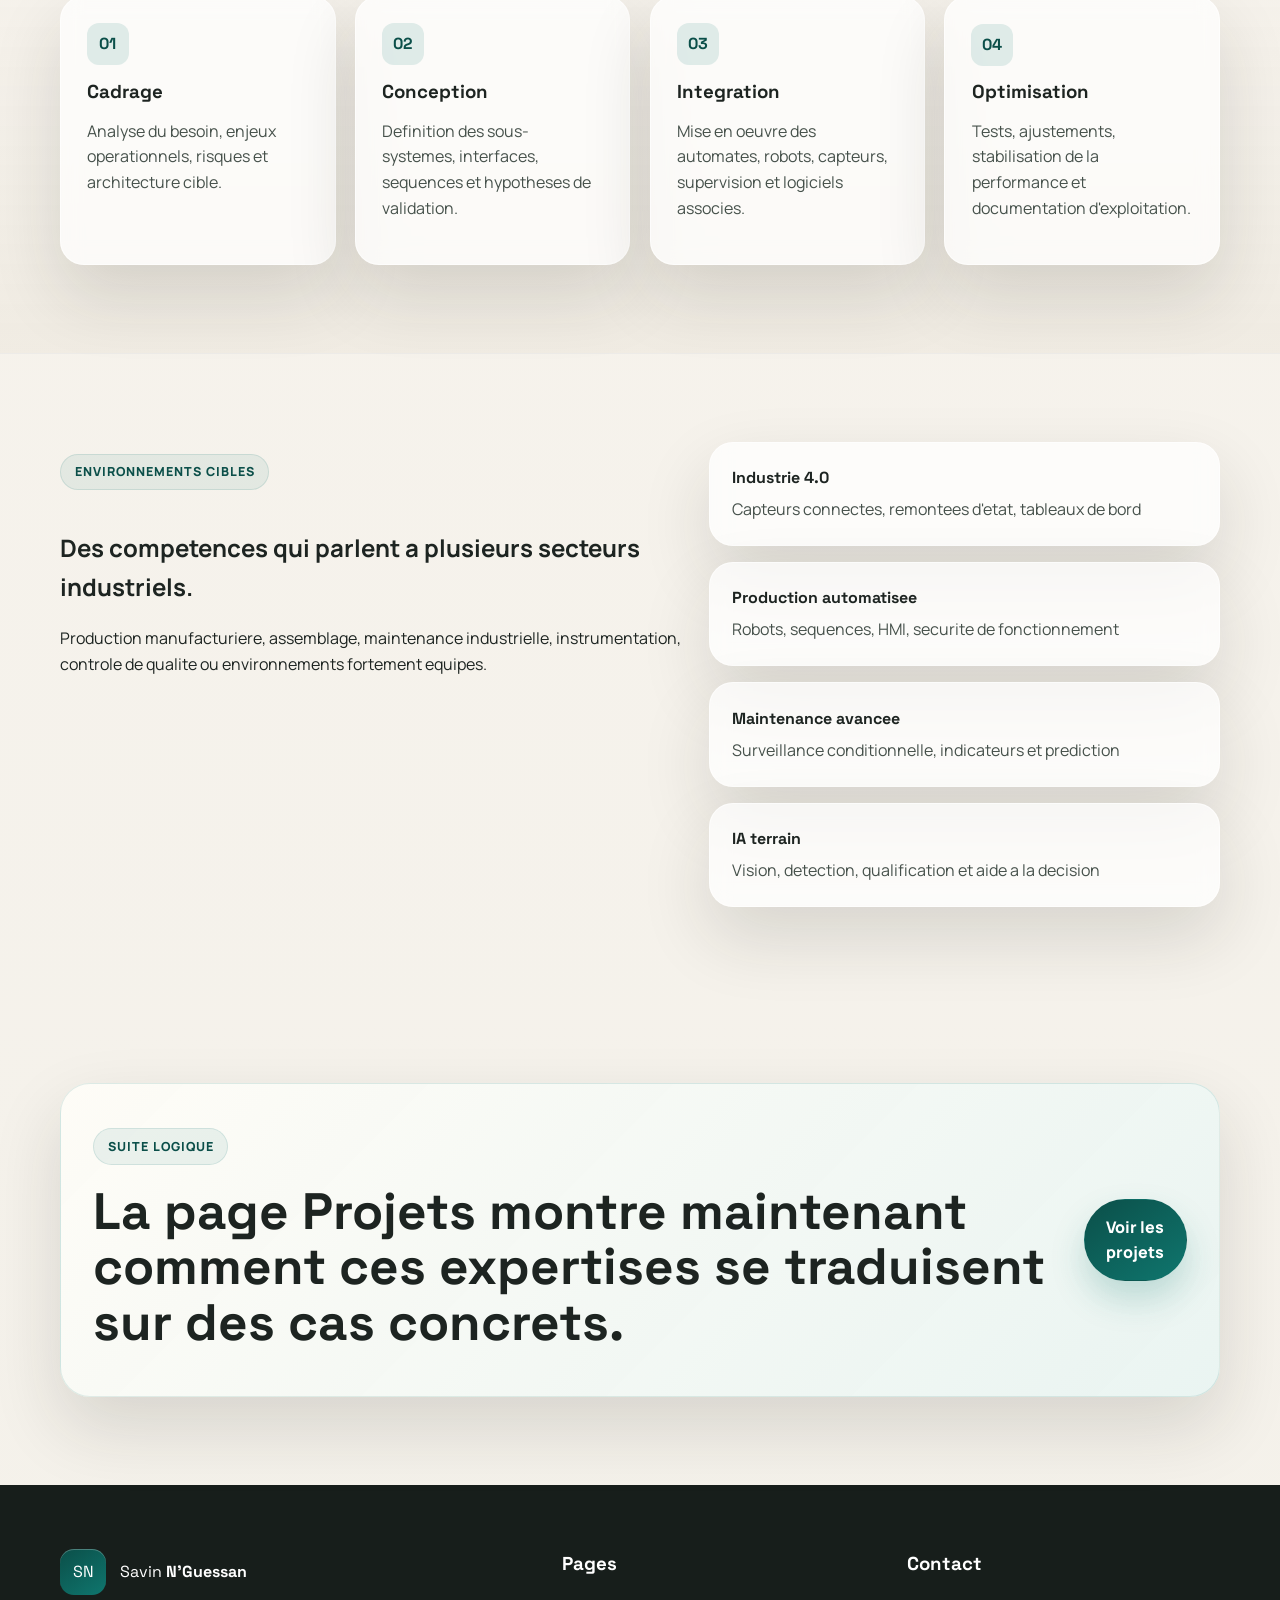
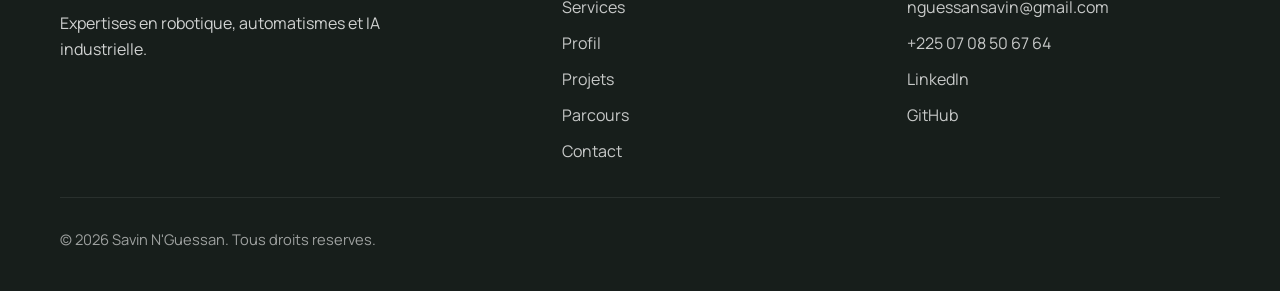
<file: expertise.html>
<!DOCTYPE html>
<html lang="fr">
<head>
    <meta charset="UTF-8">
    <meta name="viewport" content="width=device-width, initial-scale=1.0">
    <title>Expertises | Savin N'Guessan</title>
    <meta name="description" content="Expertises de Savin N'Guessan en robotique, automatismes, IA industrielle et integration de systemes mecatroniques.">
    <link rel="preconnect" href="https://fonts.googleapis.com">
    <link rel="preconnect" href="https://fonts.gstatic.com" crossorigin>
    <link href="https://fonts.googleapis.com/css2?family=Manrope:wght@400;500;600;700;800&family=Space+Grotesk:wght@500;700&display=swap" rel="stylesheet">
    <link rel="stylesheet" href="styles.css">
</head>
<body data-page="expertise.html">
    <header class="site-header" data-header>
        <div class="shell header-inner">
            <a class="brand" href="index.html">
                <span class="brand-mark">SN</span>
                <span class="brand-text">Savin <strong>N'Guessan</strong></span>
            </a>
            <button class="menu-button" type="button" aria-expanded="false" aria-controls="site-nav" data-menu-button>
                <span></span>
                <span></span>
                <span></span>
                <span class="sr-only">Ouvrir le menu</span>
            </button>
            <nav class="site-nav" id="site-nav" data-nav>
                <a href="index.html">Accueil</a>
                <a href="about.html">Profil</a>
                <a href="services.html">Services</a>
                <a href="expertise.html">Expertises</a>
                <a href="projects.html">Projets</a>
                <a href="experience.html">Parcours</a>
                <a href="contact.html">Contact</a>
                <a class="nav-cta" href="contact.html">Demander un echange</a>
            </nav>
        </div>
    </header>

    <main>
        <section class="page-hero page-hero-expertise">
            <div class="page-hero-overlay"></div>
            <div class="shell page-hero-content" data-reveal>
                <p class="eyebrow">Expertises</p>
                <h1>Une lecture plus strategique des competences techniques et des services possibles.</h1>
                <p>
                    Cette page sert a montrer ce que vous savez faire, mais aussi comment
                    vous abordez un besoin industriel du cadrage a la mise en service.
                </p>
            </div>
        </section>

        <section class="section">
            <div class="shell">
                <div class="card-grid two">
                    <article class="service-panel" data-reveal>
                        <h3>Robotique industrielle</h3>
                        <p>Conception de cellules robotisees, sequences automatisees, coordination de robots, securisation des postes et optimisation des flux.</p>
                    </article>
                    <article class="service-panel" data-reveal>
                        <h3>Automatismes et controle</h3>
                        <p>Architecture PLC, instrumentation, supervision, interfaces operateur et validation des logiques de production.</p>
                    </article>
                    <article class="service-panel" data-reveal>
                        <h3>Vision et IA appliquee</h3>
                        <p>Vision machine, detection d'anomalies, analyse predictive, aide au pilotage et exploitation des donnees process.</p>
                    </article>
                    <article class="service-panel" data-reveal>
                        <h3>Ingenierie mecatronique</h3>
                        <p>Assemblage de sous-systemes mecaniques, electroniques et logiciels dans une logique de performance globale.</p>
                    </article>
                </div>
            </div>
        </section>

        <section class="section section-alt">
            <div class="shell">
                <div class="section-heading" data-reveal>
                    <p class="eyebrow eyebrow-dark">Methodologie</p>
                    <h2>Une progression claire pour rassurer sur la conduite de projet.</h2>
                </div>

                <div class="process-grid">
                    <article class="process-step" data-reveal>
                        <span>01</span>
                        <h3>Cadrage</h3>
                        <p>Analyse du besoin, enjeux operationnels, risques et architecture cible.</p>
                    </article>
                    <article class="process-step" data-reveal>
                        <span>02</span>
                        <h3>Conception</h3>
                        <p>Definition des sous-systemes, interfaces, sequences et hypotheses de validation.</p>
                    </article>
                    <article class="process-step" data-reveal>
                        <span>03</span>
                        <h3>Integration</h3>
                        <p>Mise en oeuvre des automates, robots, capteurs, supervision et logiciels associes.</p>
                    </article>
                    <article class="process-step" data-reveal>
                        <span>04</span>
                        <h3>Optimisation</h3>
                        <p>Tests, ajustements, stabilisation de la performance et documentation d'exploitation.</p>
                    </article>
                </div>
            </div>
        </section>

        <section class="section">
            <div class="shell split-layout">
                <div data-reveal>
                    <p class="eyebrow eyebrow-dark">Environnements cibles</p>
                    <h2>Des competences qui parlent a plusieurs secteurs industriels.</h2>
                    <p>
                        Production manufacturiere, assemblage, maintenance industrielle,
                        instrumentation, controle de qualite ou environnements fortement equipes.
                    </p>
                </div>

                <div class="stack-list" data-reveal>
                    <div>
                        <strong>Industrie 4.0</strong>
                        <span>Capteurs connectes, remontees d'etat, tableaux de bord</span>
                    </div>
                    <div>
                        <strong>Production automatisee</strong>
                        <span>Robots, sequences, HMI, securite de fonctionnement</span>
                    </div>
                    <div>
                        <strong>Maintenance avancee</strong>
                        <span>Surveillance conditionnelle, indicateurs et prediction</span>
                    </div>
                    <div>
                        <strong>IA terrain</strong>
                        <span>Vision, detection, qualification et aide a la decision</span>
                    </div>
                </div>
            </div>
        </section>

        <section class="section section-cta-panel">
            <div class="shell cta-panel" data-reveal>
                <div>
                    <p class="eyebrow eyebrow-dark">Suite logique</p>
                    <h2>La page Projets montre maintenant comment ces expertises se traduisent sur des cas concrets.</h2>
                </div>
                <a class="button button-primary" href="projects.html">Voir les projets</a>
            </div>
        </section>
    </main>

    <footer class="site-footer">
        <div class="shell footer-grid">
            <div>
                <a class="brand brand-footer" href="index.html">
                    <span class="brand-mark">SN</span>
                    <span class="brand-text">Savin <strong>N'Guessan</strong></span>
                </a>
                <p class="footer-copy">Expertises en robotique, automatismes et IA industrielle.</p>
            </div>
            <div>
                <h3>Pages</h3>
                <div class="footer-links">
                    <a href="services.html">Services</a>
                    <a href="about.html">Profil</a>
                    <a href="projects.html">Projets</a>
                    <a href="experience.html">Parcours</a>
                    <a href="contact.html">Contact</a>
                </div>
            </div>
            <div>
                <h3>Contact</h3>
                <div class="footer-links">
                    <a href="mailto:nguessansavin@gmail.com">nguessansavin@gmail.com</a>
                    <a href="tel:+2250708506764">+225 07 08 50 67 64</a>
                    <a href="https://linkedin.com/in/savin-n-nguessan" target="_blank" rel="noreferrer">LinkedIn</a>
                    <a href="https://github.com/savin-nguessan" target="_blank" rel="noreferrer">GitHub</a>
                </div>
            </div>
        </div>
        <div class="shell footer-bottom">
            <p>&copy; 2026 Savin N'Guessan. Tous droits reserves.</p>
        </div>
    </footer>

    <script src="script.js"></script>
</body>
</html>
</file>
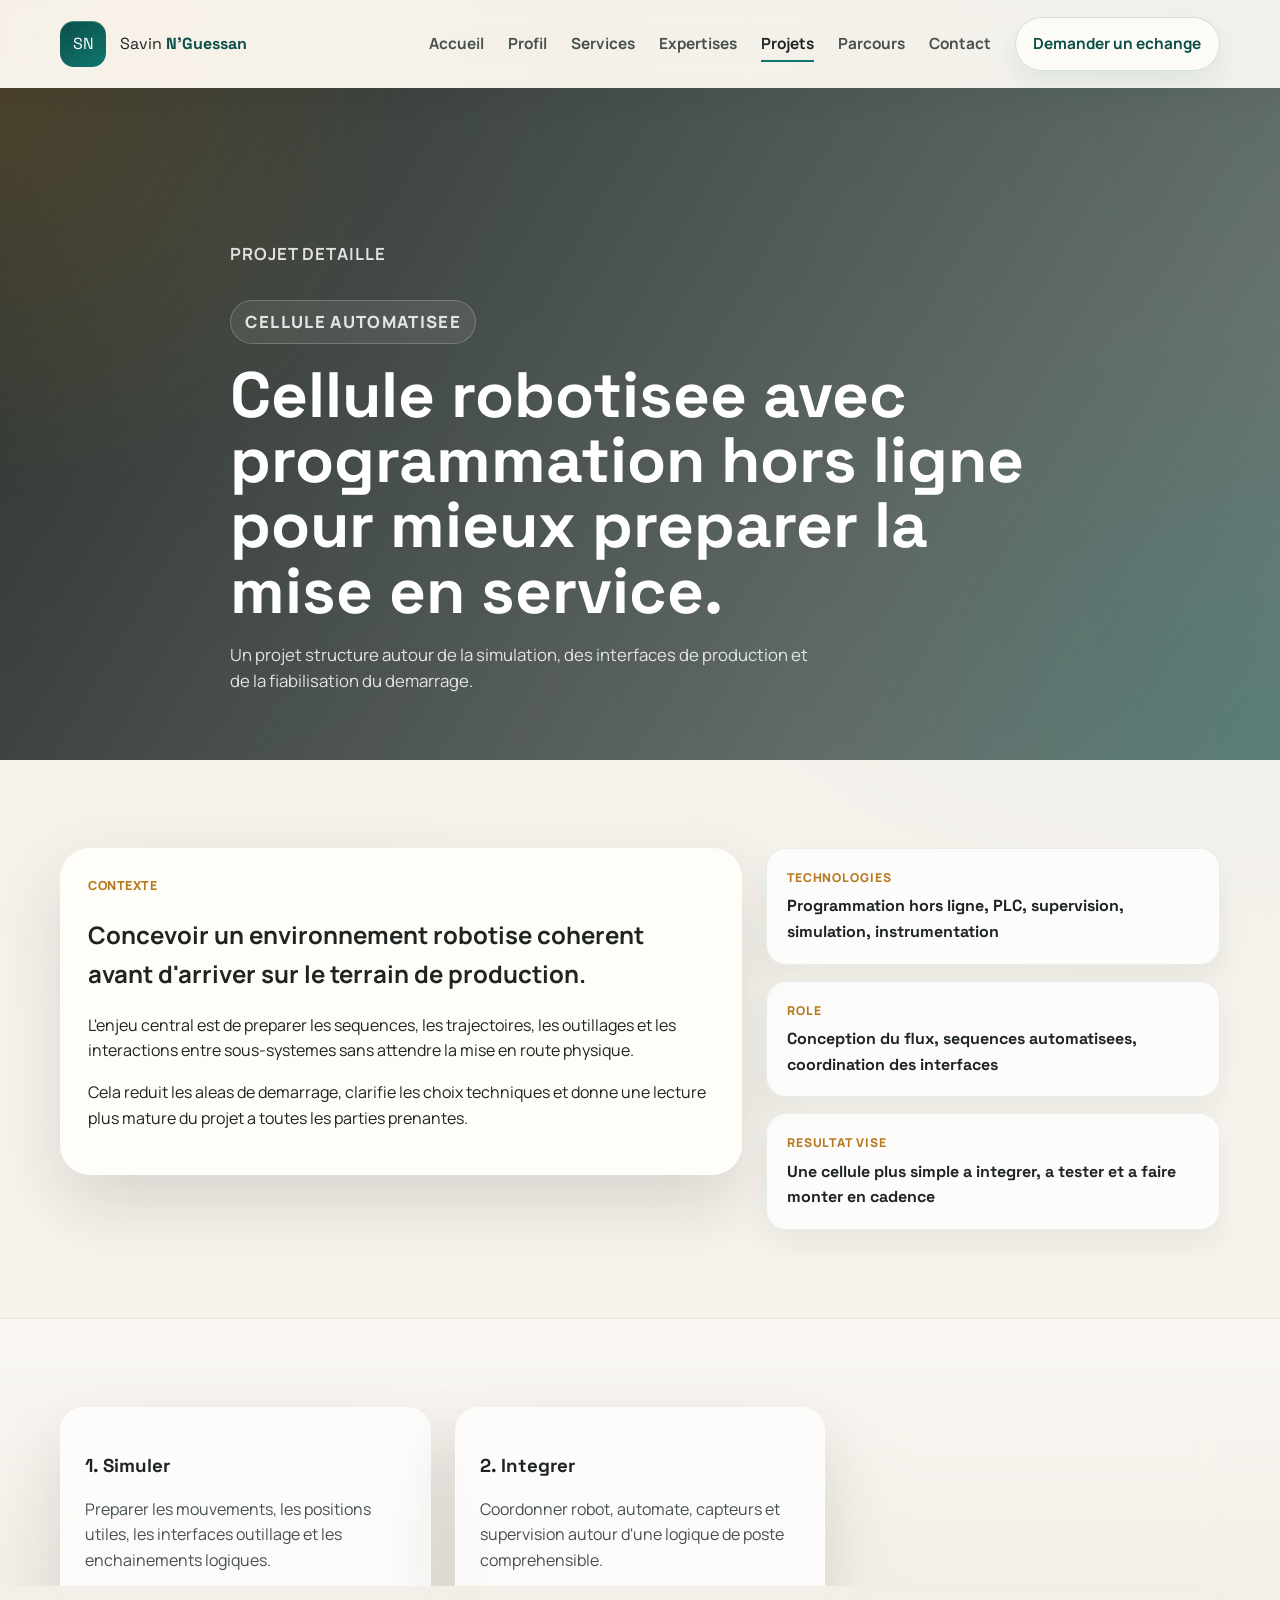
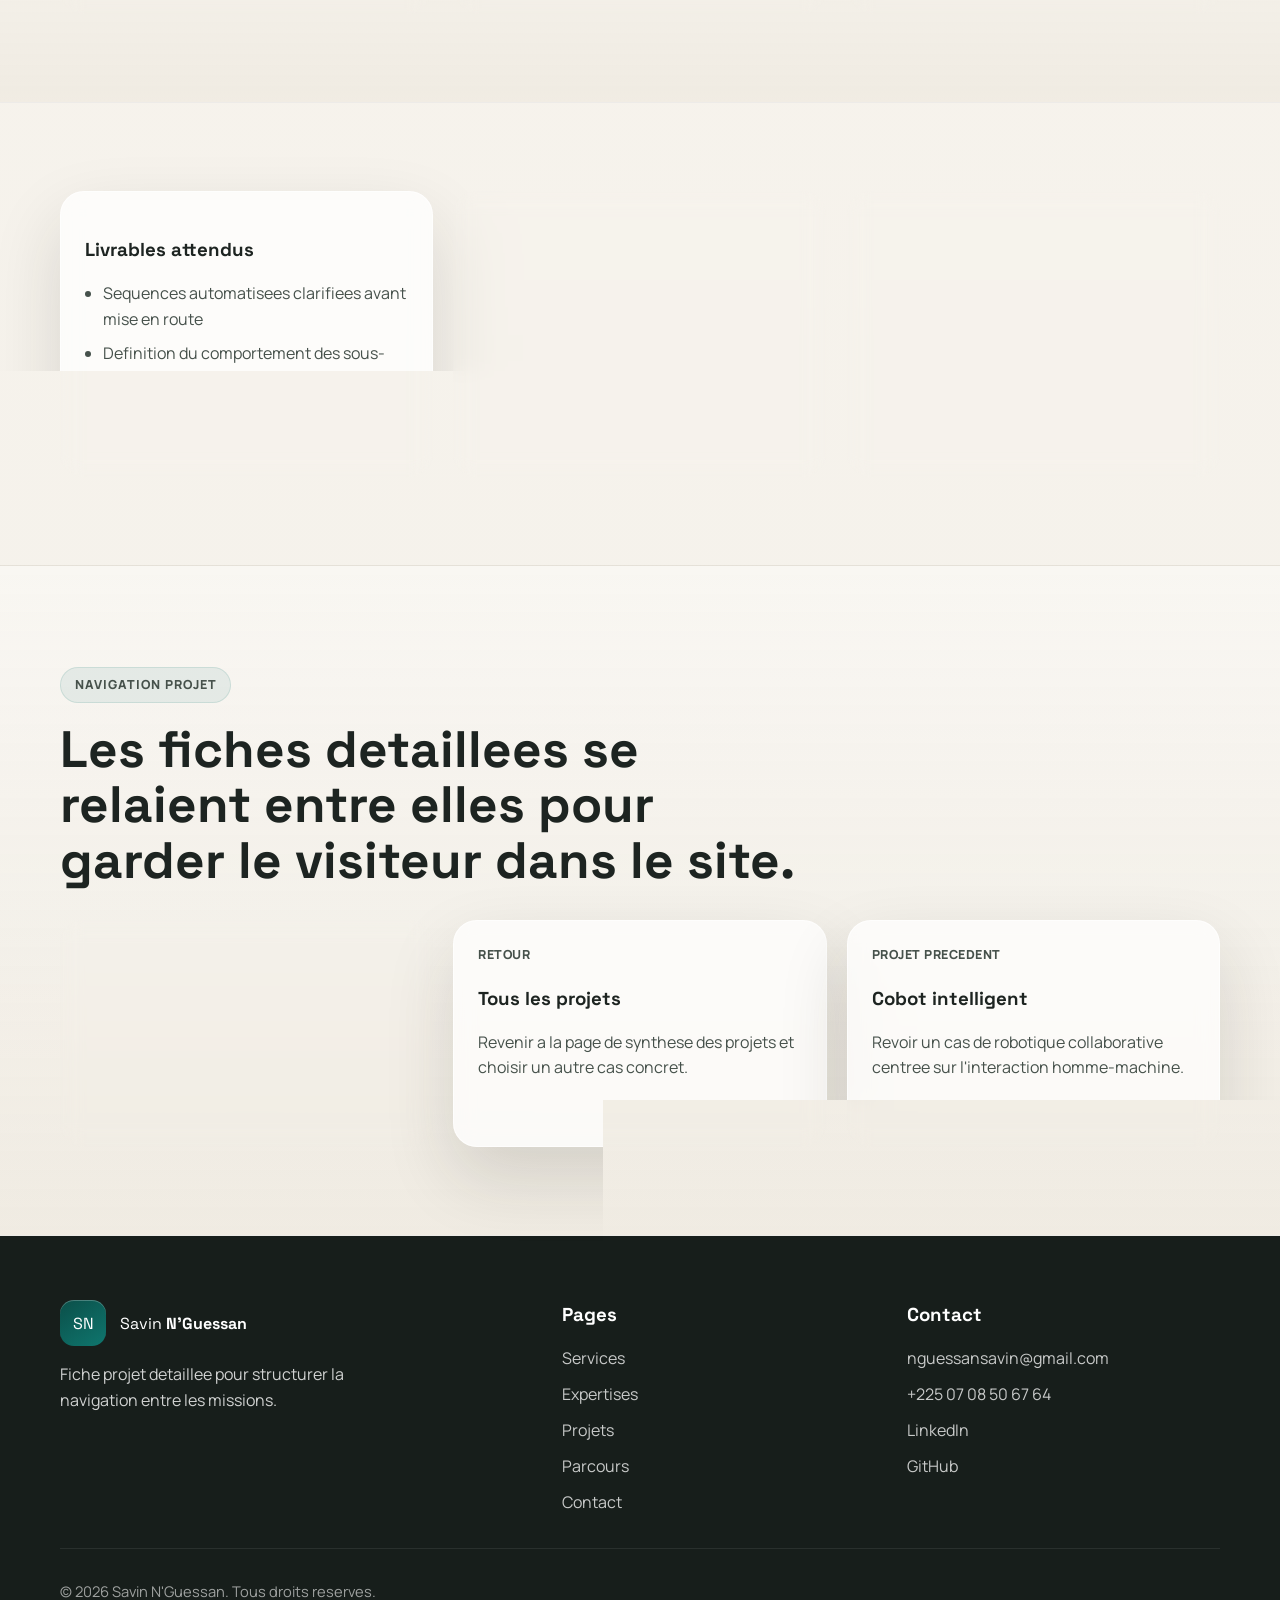
<file: project-cellule.html>
<!DOCTYPE html>
<html lang="fr">
<head>
    <meta charset="UTF-8">
    <meta name="viewport" content="width=device-width, initial-scale=1.0">
    <title>Cellule robotisee | Savin N'Guessan</title>
    <meta name="description" content="Fiche projet detaillee d'une cellule robotisee avec programmation hors ligne et integration industrielle.">
    <link rel="preconnect" href="https://fonts.googleapis.com">
    <link rel="preconnect" href="https://fonts.gstatic.com" crossorigin>
    <link href="https://fonts.googleapis.com/css2?family=Manrope:wght@400;500;600;700;800&family=Space+Grotesk:wght@500;700&display=swap" rel="stylesheet">
    <link rel="stylesheet" href="styles.css">
</head>
<body data-page="project-cellule.html" data-nav-group="projects.html">
    <header class="site-header" data-header>
        <div class="shell header-inner">
            <a class="brand" href="index.html">
                <span class="brand-mark">SN</span>
                <span class="brand-text">Savin <strong>N'Guessan</strong></span>
            </a>
            <button class="menu-button" type="button" aria-expanded="false" aria-controls="site-nav" data-menu-button>
                <span></span>
                <span></span>
                <span></span>
                <span class="sr-only">Ouvrir le menu</span>
            </button>
            <nav class="site-nav" id="site-nav" data-nav>
                <a href="index.html">Accueil</a>
                <a href="about.html">Profil</a>
                <a href="services.html">Services</a>
                <a href="expertise.html">Expertises</a>
                <a href="projects.html">Projets</a>
                <a href="experience.html">Parcours</a>
                <a href="contact.html">Contact</a>
                <a class="nav-cta" href="contact.html">Demander un echange</a>
            </nav>
        </div>
    </header>

    <main>
        <section class="page-hero page-hero-project-detail" style="background: linear-gradient(120deg, rgba(16, 24, 22, 0.88), rgba(12, 34, 31, 0.54)), url('https://images.unsplash.com/photo-1565043589221-1a6fd9ae45c7?auto=format&fit=crop&w=1800&q=80') center/cover no-repeat;">
            <div class="page-hero-overlay"></div>
            <div class="shell page-hero-content" data-reveal>
                <p class="page-kicker">Projet detaille</p>
                <p class="eyebrow">Cellule automatisee</p>
                <h1>Cellule robotisee avec programmation hors ligne pour mieux preparer la mise en service.</h1>
                <p>Un projet structure autour de la simulation, des interfaces de production et de la fiabilisation du demarrage.</p>
            </div>
        </section>

        <section class="section">
            <div class="shell project-summary-grid">
                <article class="project-summary-card" data-reveal>
                    <p class="tag-row">Contexte</p>
                    <h2>Concevoir un environnement robotise coherent avant d'arriver sur le terrain de production.</h2>
                    <p>
                        L'enjeu central est de preparer les sequences, les trajectoires, les outillages
                        et les interactions entre sous-systemes sans attendre la mise en route physique.
                    </p>
                    <p>
                        Cela reduit les aleas de demarrage, clarifie les choix techniques
                        et donne une lecture plus mature du projet a toutes les parties prenantes.
                    </p>
                </article>

                <aside class="project-meta" data-reveal>
                    <div>
                        <span>Technologies</span>
                        <strong>Programmation hors ligne, PLC, supervision, simulation, instrumentation</strong>
                    </div>
                    <div>
                        <span>Role</span>
                        <strong>Conception du flux, sequences automatisees, coordination des interfaces</strong>
                    </div>
                    <div>
                        <span>Resultat vise</span>
                        <strong>Une cellule plus simple a integrer, a tester et a faire monter en cadence</strong>
                    </div>
                </aside>
            </div>
        </section>

        <section class="section section-alt">
            <div class="shell approach-grid">
                <article class="approach-panel" data-reveal>
                    <h3>1. Simuler</h3>
                    <p>Preparer les mouvements, les positions utiles, les interfaces outillage et les enchainements logiques.</p>
                </article>
                <article class="approach-panel" data-reveal>
                    <h3>2. Integrer</h3>
                    <p>Coordonner robot, automate, capteurs et supervision autour d'une logique de poste comprehensible.</p>
                </article>
                <article class="approach-panel" data-reveal>
                    <h3>3. Valider</h3>
                    <p>Verifier les sequences critiques, reduire les ambiguities et preparer une mise en service plus stable.</p>
                </article>
            </div>
        </section>

        <section class="section">
            <div class="shell outcome-grid">
                <article class="deliverable-list" data-reveal>
                    <h3>Livrables attendus</h3>
                    <ul>
                        <li>Sequences automatisees clarifiees avant mise en route</li>
                        <li>Definition du comportement des sous-systemes et de leurs interfaces</li>
                        <li>Support technique pour une integration plus previsible sur site</li>
                    </ul>
                </article>
                <article class="outcome-card" data-reveal>
                    <h3>Valeur operationnelle</h3>
                    <p>Moins de temps perdu au demarrage, une lecture plus propre de l'installation et une meilleure maitrise du process.</p>
                </article>
                <article class="outcome-card" data-reveal>
                    <h3>Lecture portfolio</h3>
                    <p>Le projet ne se limite plus a un titre de carte; il montre une vraie logique d'ingenierie de mise en service.</p>
                </article>
            </div>
        </section>

        <section class="section section-alt">
            <div class="shell">
                <div class="section-heading" data-reveal>
                    <p class="eyebrow eyebrow-dark">Navigation projet</p>
                    <h2>Les fiches detaillees se relaient entre elles pour garder le visiteur dans le site.</h2>
                </div>

                <div class="project-nav-grid">
                    <a class="project-nav-card" href="project-maintenance.html" data-reveal>
                        <p class="tag-row">Projet suivant</p>
                        <h3>Maintenance industrielle avancee</h3>
                        <p>Passer d'une logique d'integration a une logique de suivi et de performance des equipements.</p>
                    </a>
                    <a class="project-nav-card" href="projects.html" data-reveal>
                        <p class="tag-row">Retour</p>
                        <h3>Tous les projets</h3>
                        <p>Revenir a la page de synthese des projets et choisir un autre cas concret.</p>
                    </a>
                    <a class="project-nav-card" href="project-cobot.html" data-reveal>
                        <p class="tag-row">Projet precedent</p>
                        <h3>Cobot intelligent</h3>
                        <p>Revoir un cas de robotique collaborative centree sur l'interaction homme-machine.</p>
                    </a>
                </div>
            </div>
        </section>
    </main>

    <footer class="site-footer">
        <div class="shell footer-grid">
            <div>
                <a class="brand brand-footer" href="index.html">
                    <span class="brand-mark">SN</span>
                    <span class="brand-text">Savin <strong>N'Guessan</strong></span>
                </a>
                <p class="footer-copy">Fiche projet detaillee pour structurer la navigation entre les missions.</p>
            </div>
            <div>
                <h3>Pages</h3>
                <div class="footer-links">
                    <a href="services.html">Services</a>
                    <a href="expertise.html">Expertises</a>
                    <a href="projects.html">Projets</a>
                    <a href="experience.html">Parcours</a>
                    <a href="contact.html">Contact</a>
                </div>
            </div>
            <div>
                <h3>Contact</h3>
                <div class="footer-links">
                    <a href="mailto:nguessansavin@gmail.com">nguessansavin@gmail.com</a>
                    <a href="tel:+2250708506764">+225 07 08 50 67 64</a>
                    <a href="https://linkedin.com/in/savin-n-nguessan" target="_blank" rel="noreferrer">LinkedIn</a>
                    <a href="https://github.com/savin-nguessan" target="_blank" rel="noreferrer">GitHub</a>
                </div>
            </div>
        </div>
        <div class="shell footer-bottom">
            <p>&copy; 2026 Savin N'Guessan. Tous droits reserves.</p>
        </div>
    </footer>

    <script src="script.js"></script>
</body>
</html>
</file>
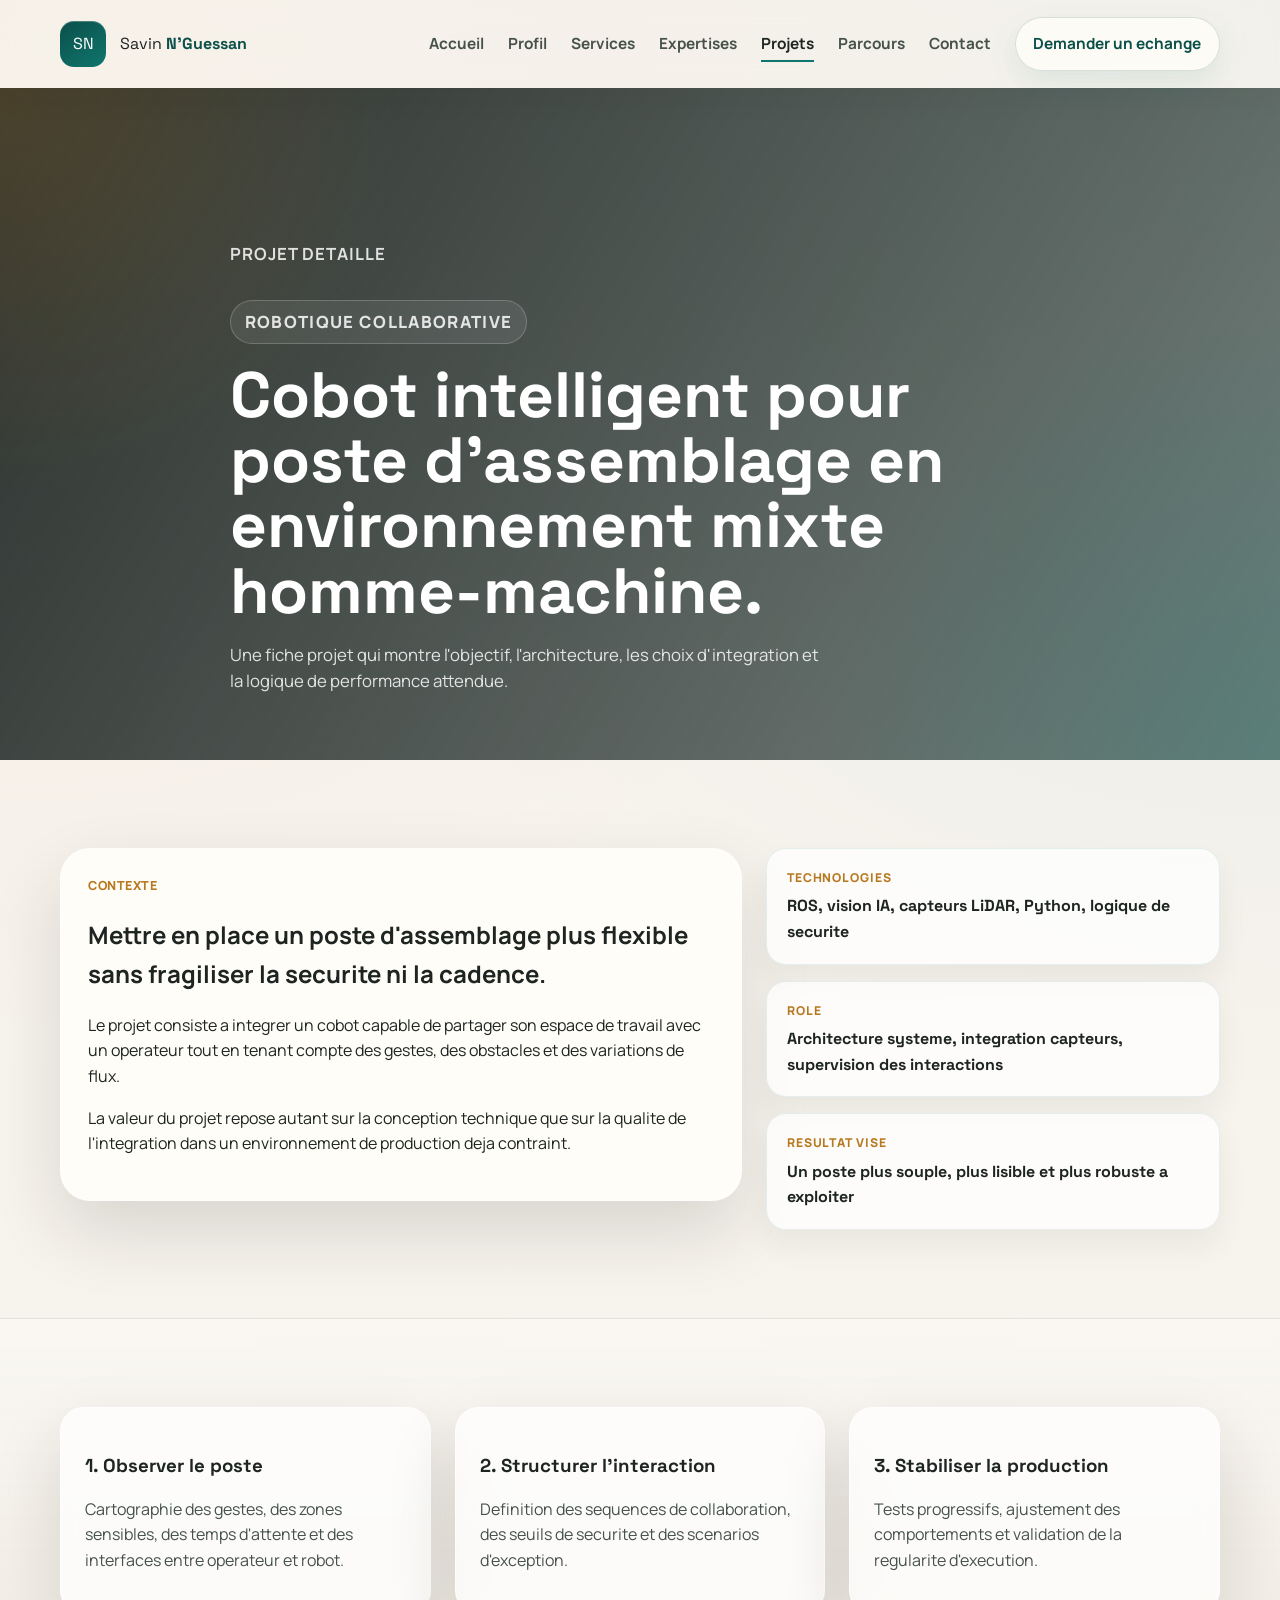
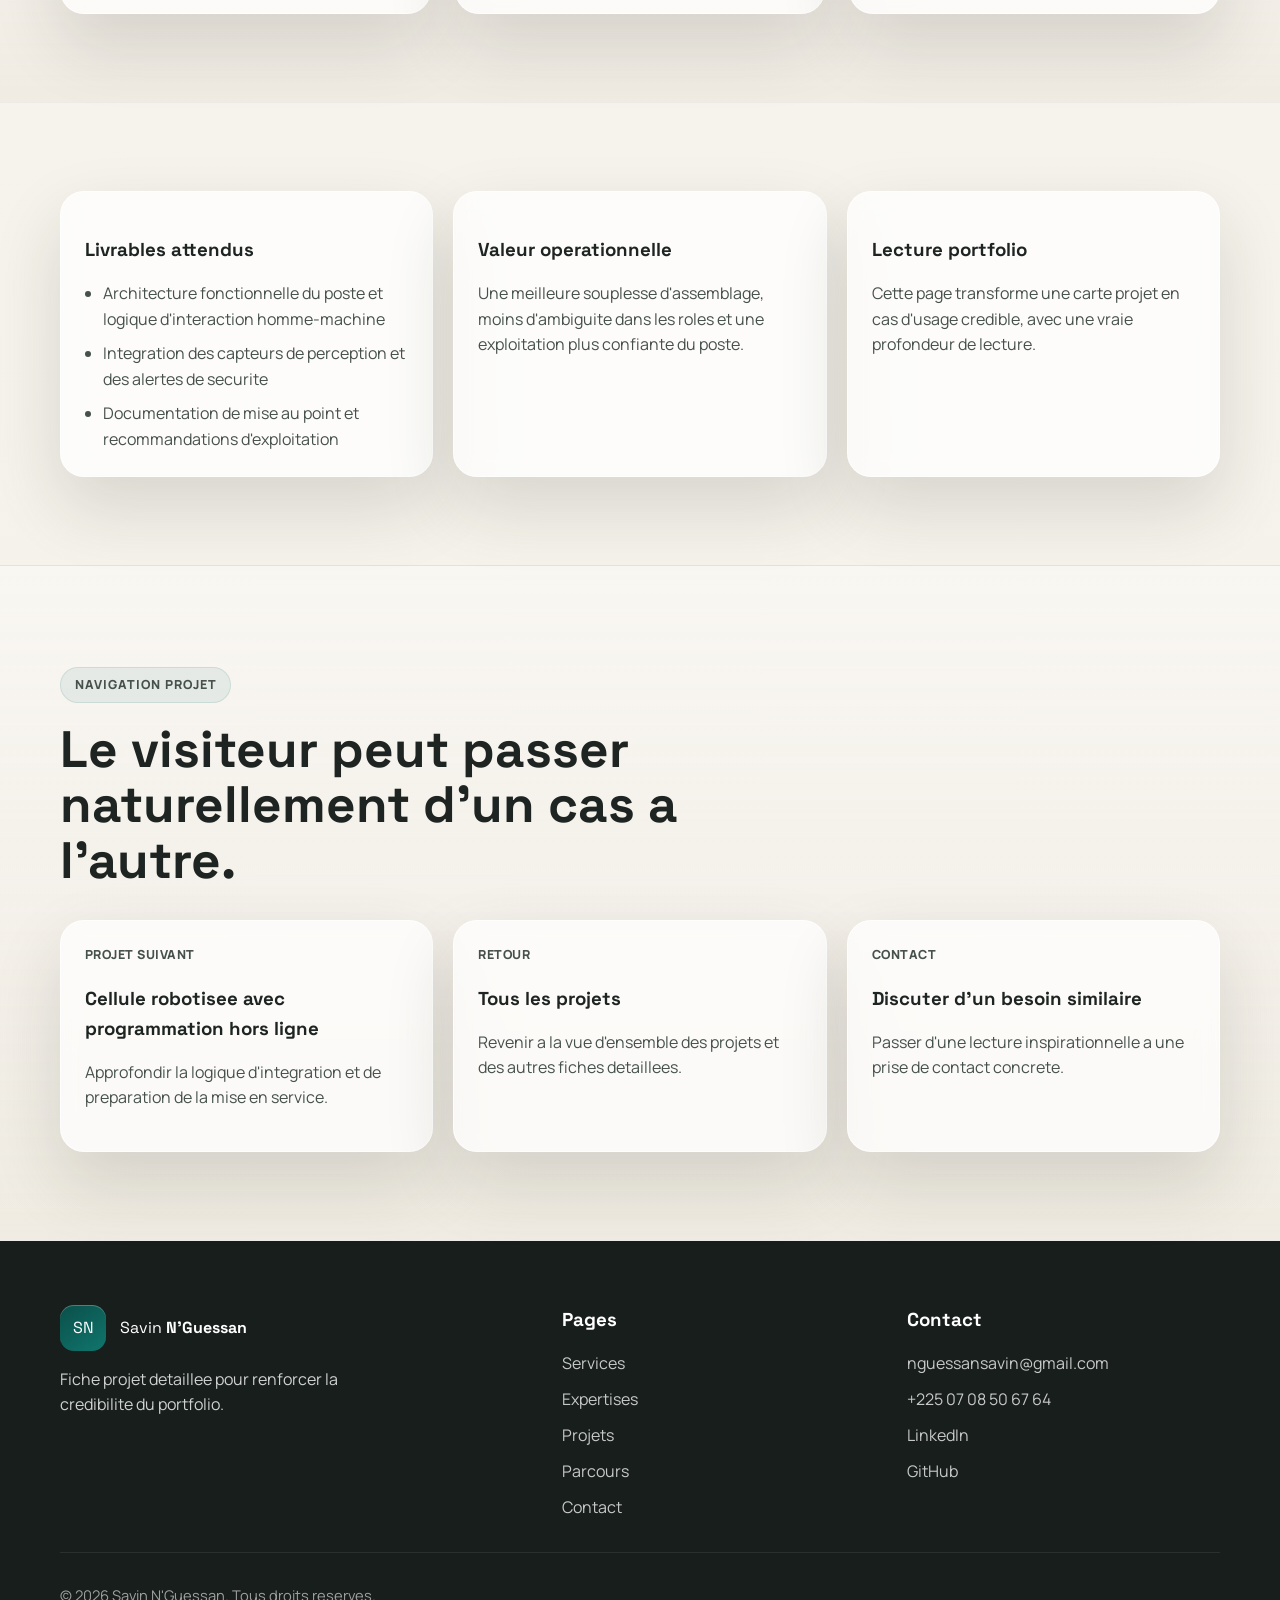
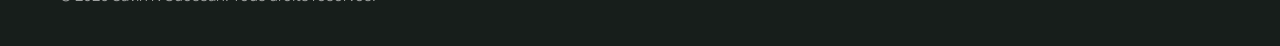
<file: project-cobot.html>
<!DOCTYPE html>
<html lang="fr">
<head>
    <meta charset="UTF-8">
    <meta name="viewport" content="width=device-width, initial-scale=1.0">
    <title>Cobot intelligent | Savin N'Guessan</title>
    <meta name="description" content="Fiche projet detaillee d'un cobot intelligent pour poste d'assemblage en environnement industriel.">
    <link rel="preconnect" href="https://fonts.googleapis.com">
    <link rel="preconnect" href="https://fonts.gstatic.com" crossorigin>
    <link href="https://fonts.googleapis.com/css2?family=Manrope:wght@400;500;600;700;800&family=Space+Grotesk:wght@500;700&display=swap" rel="stylesheet">
    <link rel="stylesheet" href="styles.css">
</head>
<body data-page="project-cobot.html" data-nav-group="projects.html">
    <header class="site-header" data-header>
        <div class="shell header-inner">
            <a class="brand" href="index.html">
                <span class="brand-mark">SN</span>
                <span class="brand-text">Savin <strong>N'Guessan</strong></span>
            </a>
            <button class="menu-button" type="button" aria-expanded="false" aria-controls="site-nav" data-menu-button>
                <span></span>
                <span></span>
                <span></span>
                <span class="sr-only">Ouvrir le menu</span>
            </button>
            <nav class="site-nav" id="site-nav" data-nav>
                <a href="index.html">Accueil</a>
                <a href="about.html">Profil</a>
                <a href="services.html">Services</a>
                <a href="expertise.html">Expertises</a>
                <a href="projects.html">Projets</a>
                <a href="experience.html">Parcours</a>
                <a href="contact.html">Contact</a>
                <a class="nav-cta" href="contact.html">Demander un echange</a>
            </nav>
        </div>
    </header>

    <main>
        <section class="page-hero page-hero-project-detail" style="background: linear-gradient(120deg, rgba(16, 24, 22, 0.88), rgba(12, 34, 31, 0.54)), url('https://images.unsplash.com/photo-1581092580497-e0d23cbdf1dc?auto=format&fit=crop&w=1800&q=80') center/cover no-repeat;">
            <div class="page-hero-overlay"></div>
            <div class="shell page-hero-content" data-reveal>
                <p class="page-kicker">Projet detaille</p>
                <p class="eyebrow">Robotique collaborative</p>
                <h1>Cobot intelligent pour poste d'assemblage en environnement mixte homme-machine.</h1>
                <p>Une fiche projet qui montre l'objectif, l'architecture, les choix d'integration et la logique de performance attendue.</p>
            </div>
        </section>

        <section class="section">
            <div class="shell project-summary-grid">
                <article class="project-summary-card" data-reveal>
                    <p class="tag-row">Contexte</p>
                    <h2>Mettre en place un poste d'assemblage plus flexible sans fragiliser la securite ni la cadence.</h2>
                    <p>
                        Le projet consiste a integrer un cobot capable de partager son espace de travail
                        avec un operateur tout en tenant compte des gestes, des obstacles et des variations de flux.
                    </p>
                    <p>
                        La valeur du projet repose autant sur la conception technique que sur la qualite
                        de l'integration dans un environnement de production deja contraint.
                    </p>
                </article>

                <aside class="project-meta" data-reveal>
                    <div>
                        <span>Technologies</span>
                        <strong>ROS, vision IA, capteurs LiDAR, Python, logique de securite</strong>
                    </div>
                    <div>
                        <span>Role</span>
                        <strong>Architecture systeme, integration capteurs, supervision des interactions</strong>
                    </div>
                    <div>
                        <span>Resultat vise</span>
                        <strong>Un poste plus souple, plus lisible et plus robuste a exploiter</strong>
                    </div>
                </aside>
            </div>
        </section>

        <section class="section section-alt">
            <div class="shell approach-grid">
                <article class="approach-panel" data-reveal>
                    <h3>1. Observer le poste</h3>
                    <p>Cartographie des gestes, des zones sensibles, des temps d'attente et des interfaces entre operateur et robot.</p>
                </article>
                <article class="approach-panel" data-reveal>
                    <h3>2. Structurer l'interaction</h3>
                    <p>Definition des sequences de collaboration, des seuils de securite et des scenarios d'exception.</p>
                </article>
                <article class="approach-panel" data-reveal>
                    <h3>3. Stabiliser la production</h3>
                    <p>Tests progressifs, ajustement des comportements et validation de la regularite d'execution.</p>
                </article>
            </div>
        </section>

        <section class="section">
            <div class="shell outcome-grid">
                <article class="deliverable-list" data-reveal>
                    <h3>Livrables attendus</h3>
                    <ul>
                        <li>Architecture fonctionnelle du poste et logique d'interaction homme-machine</li>
                        <li>Integration des capteurs de perception et des alertes de securite</li>
                        <li>Documentation de mise au point et recommandations d'exploitation</li>
                    </ul>
                </article>
                <article class="outcome-card" data-reveal>
                    <h3>Valeur operationnelle</h3>
                    <p>Une meilleure souplesse d'assemblage, moins d'ambiguite dans les roles et une exploitation plus confiante du poste.</p>
                </article>
                <article class="outcome-card" data-reveal>
                    <h3>Lecture portfolio</h3>
                    <p>Cette page transforme une carte projet en cas d'usage credible, avec une vraie profondeur de lecture.</p>
                </article>
            </div>
        </section>

        <section class="section section-alt">
            <div class="shell">
                <div class="section-heading" data-reveal>
                    <p class="eyebrow eyebrow-dark">Navigation projet</p>
                    <h2>Le visiteur peut passer naturellement d'un cas a l'autre.</h2>
                </div>

                <div class="project-nav-grid">
                    <a class="project-nav-card" href="project-cellule.html" data-reveal>
                        <p class="tag-row">Projet suivant</p>
                        <h3>Cellule robotisee avec programmation hors ligne</h3>
                        <p>Approfondir la logique d'integration et de preparation de la mise en service.</p>
                    </a>
                    <a class="project-nav-card" href="projects.html" data-reveal>
                        <p class="tag-row">Retour</p>
                        <h3>Tous les projets</h3>
                        <p>Revenir a la vue d'ensemble des projets et des autres fiches detaillees.</p>
                    </a>
                    <a class="project-nav-card" href="contact.html" data-reveal>
                        <p class="tag-row">Contact</p>
                        <h3>Discuter d'un besoin similaire</h3>
                        <p>Passer d'une lecture inspirationnelle a une prise de contact concrete.</p>
                    </a>
                </div>
            </div>
        </section>
    </main>

    <footer class="site-footer">
        <div class="shell footer-grid">
            <div>
                <a class="brand brand-footer" href="index.html">
                    <span class="brand-mark">SN</span>
                    <span class="brand-text">Savin <strong>N'Guessan</strong></span>
                </a>
                <p class="footer-copy">Fiche projet detaillee pour renforcer la credibilite du portfolio.</p>
            </div>
            <div>
                <h3>Pages</h3>
                <div class="footer-links">
                    <a href="services.html">Services</a>
                    <a href="expertise.html">Expertises</a>
                    <a href="projects.html">Projets</a>
                    <a href="experience.html">Parcours</a>
                    <a href="contact.html">Contact</a>
                </div>
            </div>
            <div>
                <h3>Contact</h3>
                <div class="footer-links">
                    <a href="mailto:nguessansavin@gmail.com">nguessansavin@gmail.com</a>
                    <a href="tel:+2250708506764">+225 07 08 50 67 64</a>
                    <a href="https://linkedin.com/in/savin-n-nguessan" target="_blank" rel="noreferrer">LinkedIn</a>
                    <a href="https://github.com/savin-nguessan" target="_blank" rel="noreferrer">GitHub</a>
                </div>
            </div>
        </div>
        <div class="shell footer-bottom">
            <p>&copy; 2026 Savin N'Guessan. Tous droits reserves.</p>
        </div>
    </footer>

    <script src="script.js"></script>
</body>
</html>
</file>
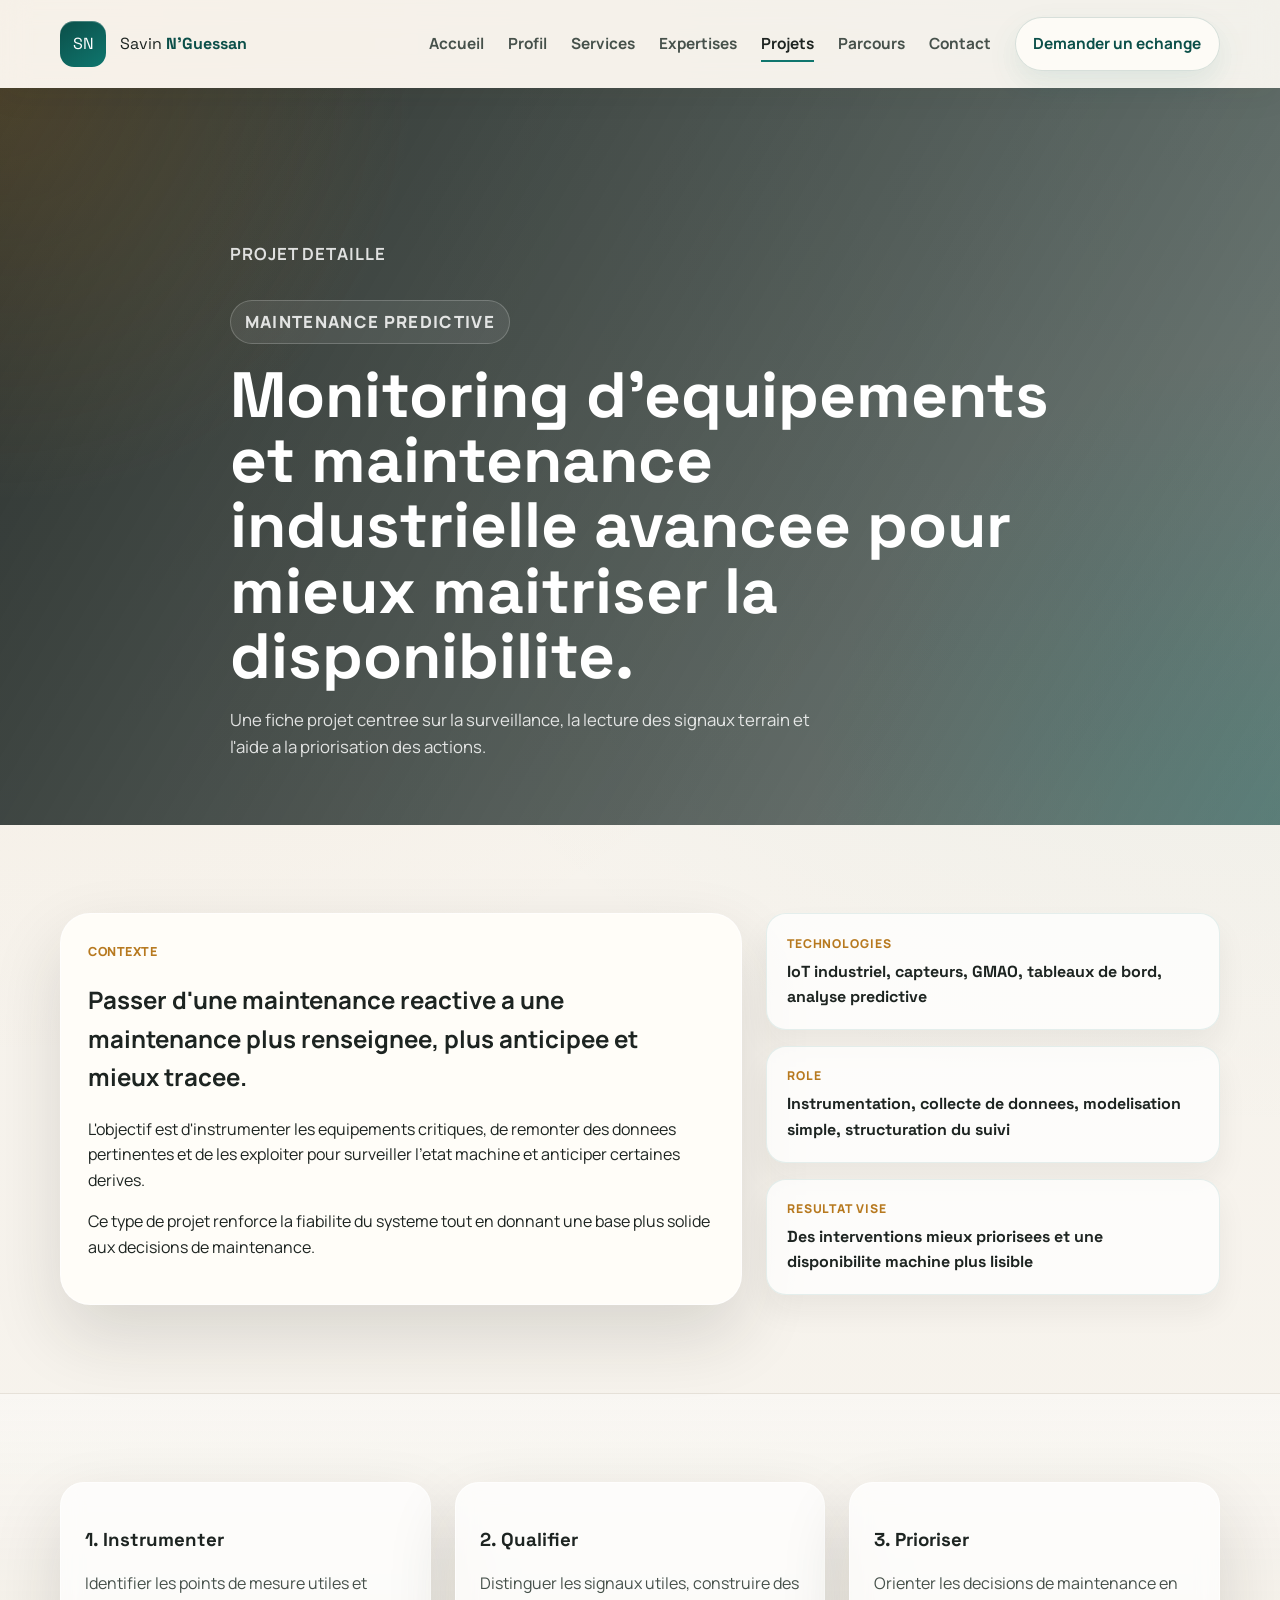
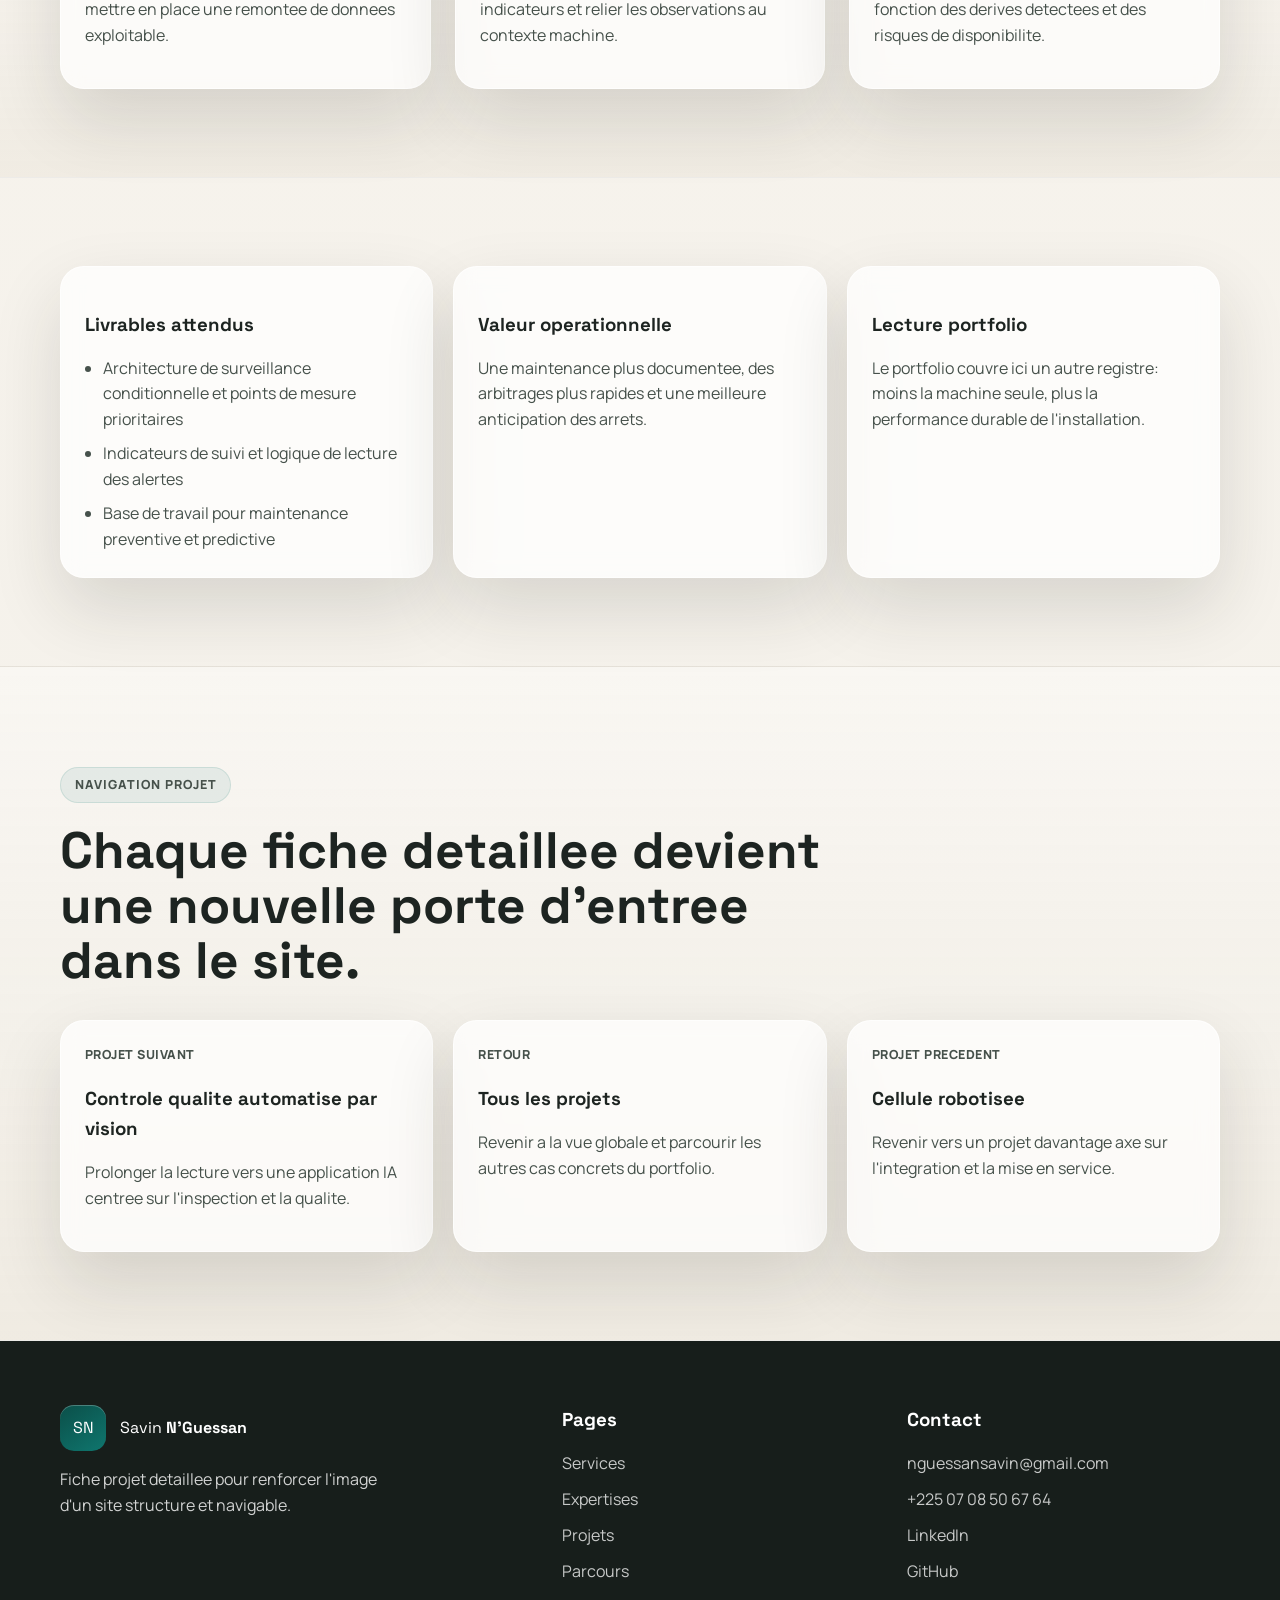
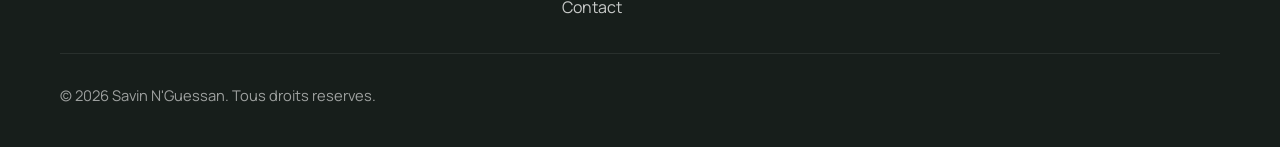
<file: project-maintenance.html>
<!DOCTYPE html>
<html lang="fr">
<head>
    <meta charset="UTF-8">
    <meta name="viewport" content="width=device-width, initial-scale=1.0">
    <title>Maintenance industrielle | Savin N'Guessan</title>
    <meta name="description" content="Fiche projet detaillee d'un systeme de maintenance industrielle avancee et monitoring d'equipements.">
    <link rel="preconnect" href="https://fonts.googleapis.com">
    <link rel="preconnect" href="https://fonts.gstatic.com" crossorigin>
    <link href="https://fonts.googleapis.com/css2?family=Manrope:wght@400;500;600;700;800&family=Space+Grotesk:wght@500;700&display=swap" rel="stylesheet">
    <link rel="stylesheet" href="styles.css">
</head>
<body data-page="project-maintenance.html" data-nav-group="projects.html">
    <header class="site-header" data-header>
        <div class="shell header-inner">
            <a class="brand" href="index.html">
                <span class="brand-mark">SN</span>
                <span class="brand-text">Savin <strong>N'Guessan</strong></span>
            </a>
            <button class="menu-button" type="button" aria-expanded="false" aria-controls="site-nav" data-menu-button>
                <span></span>
                <span></span>
                <span></span>
                <span class="sr-only">Ouvrir le menu</span>
            </button>
            <nav class="site-nav" id="site-nav" data-nav>
                <a href="index.html">Accueil</a>
                <a href="about.html">Profil</a>
                <a href="services.html">Services</a>
                <a href="expertise.html">Expertises</a>
                <a href="projects.html">Projets</a>
                <a href="experience.html">Parcours</a>
                <a href="contact.html">Contact</a>
                <a class="nav-cta" href="contact.html">Demander un echange</a>
            </nav>
        </div>
    </header>

    <main>
        <section class="page-hero page-hero-project-detail" style="background: linear-gradient(120deg, rgba(16, 24, 22, 0.88), rgba(12, 34, 31, 0.54)), url('https://images.unsplash.com/photo-1517048676732-d65bc937f952?auto=format&fit=crop&w=1800&q=80') center/cover no-repeat;">
            <div class="page-hero-overlay"></div>
            <div class="shell page-hero-content" data-reveal>
                <p class="page-kicker">Projet detaille</p>
                <p class="eyebrow">Maintenance predictive</p>
                <h1>Monitoring d'equipements et maintenance industrielle avancee pour mieux maitriser la disponibilite.</h1>
                <p>Une fiche projet centree sur la surveillance, la lecture des signaux terrain et l'aide a la priorisation des actions.</p>
            </div>
        </section>

        <section class="section">
            <div class="shell project-summary-grid">
                <article class="project-summary-card" data-reveal>
                    <p class="tag-row">Contexte</p>
                    <h2>Passer d'une maintenance reactive a une maintenance plus renseignee, plus anticipee et mieux tracee.</h2>
                    <p>
                        L'objectif est d'instrumenter les equipements critiques, de remonter des donnees pertinentes
                        et de les exploiter pour surveiller l'etat machine et anticiper certaines derives.
                    </p>
                    <p>
                        Ce type de projet renforce la fiabilite du systeme tout en donnant
                        une base plus solide aux decisions de maintenance.
                    </p>
                </article>

                <aside class="project-meta" data-reveal>
                    <div>
                        <span>Technologies</span>
                        <strong>IoT industriel, capteurs, GMAO, tableaux de bord, analyse predictive</strong>
                    </div>
                    <div>
                        <span>Role</span>
                        <strong>Instrumentation, collecte de donnees, modelisation simple, structuration du suivi</strong>
                    </div>
                    <div>
                        <span>Resultat vise</span>
                        <strong>Des interventions mieux priorisees et une disponibilite machine plus lisible</strong>
                    </div>
                </aside>
            </div>
        </section>

        <section class="section section-alt">
            <div class="shell approach-grid">
                <article class="approach-panel" data-reveal>
                    <h3>1. Instrumenter</h3>
                    <p>Identifier les points de mesure utiles et mettre en place une remontee de donnees exploitable.</p>
                </article>
                <article class="approach-panel" data-reveal>
                    <h3>2. Qualifier</h3>
                    <p>Distinguer les signaux utiles, construire des indicateurs et relier les observations au contexte machine.</p>
                </article>
                <article class="approach-panel" data-reveal>
                    <h3>3. Prioriser</h3>
                    <p>Orienter les decisions de maintenance en fonction des derives detectees et des risques de disponibilite.</p>
                </article>
            </div>
        </section>

        <section class="section">
            <div class="shell outcome-grid">
                <article class="deliverable-list" data-reveal>
                    <h3>Livrables attendus</h3>
                    <ul>
                        <li>Architecture de surveillance conditionnelle et points de mesure prioritaires</li>
                        <li>Indicateurs de suivi et logique de lecture des alertes</li>
                        <li>Base de travail pour maintenance preventive et predictive</li>
                    </ul>
                </article>
                <article class="outcome-card" data-reveal>
                    <h3>Valeur operationnelle</h3>
                    <p>Une maintenance plus documentee, des arbitrages plus rapides et une meilleure anticipation des arrets.</p>
                </article>
                <article class="outcome-card" data-reveal>
                    <h3>Lecture portfolio</h3>
                    <p>Le portfolio couvre ici un autre registre: moins la machine seule, plus la performance durable de l'installation.</p>
                </article>
            </div>
        </section>

        <section class="section section-alt">
            <div class="shell">
                <div class="section-heading" data-reveal>
                    <p class="eyebrow eyebrow-dark">Navigation projet</p>
                    <h2>Chaque fiche detaillee devient une nouvelle porte d'entree dans le site.</h2>
                </div>

                <div class="project-nav-grid">
                    <a class="project-nav-card" href="project-vision.html" data-reveal>
                        <p class="tag-row">Projet suivant</p>
                        <h3>Controle qualite automatise par vision</h3>
                        <p>Prolonger la lecture vers une application IA centree sur l'inspection et la qualite.</p>
                    </a>
                    <a class="project-nav-card" href="projects.html" data-reveal>
                        <p class="tag-row">Retour</p>
                        <h3>Tous les projets</h3>
                        <p>Revenir a la vue globale et parcourir les autres cas concrets du portfolio.</p>
                    </a>
                    <a class="project-nav-card" href="project-cellule.html" data-reveal>
                        <p class="tag-row">Projet precedent</p>
                        <h3>Cellule robotisee</h3>
                        <p>Revenir vers un projet davantage axe sur l'integration et la mise en service.</p>
                    </a>
                </div>
            </div>
        </section>
    </main>

    <footer class="site-footer">
        <div class="shell footer-grid">
            <div>
                <a class="brand brand-footer" href="index.html">
                    <span class="brand-mark">SN</span>
                    <span class="brand-text">Savin <strong>N'Guessan</strong></span>
                </a>
                <p class="footer-copy">Fiche projet detaillee pour renforcer l'image d'un site structure et navigable.</p>
            </div>
            <div>
                <h3>Pages</h3>
                <div class="footer-links">
                    <a href="services.html">Services</a>
                    <a href="expertise.html">Expertises</a>
                    <a href="projects.html">Projets</a>
                    <a href="experience.html">Parcours</a>
                    <a href="contact.html">Contact</a>
                </div>
            </div>
            <div>
                <h3>Contact</h3>
                <div class="footer-links">
                    <a href="mailto:nguessansavin@gmail.com">nguessansavin@gmail.com</a>
                    <a href="tel:+2250708506764">+225 07 08 50 67 64</a>
                    <a href="https://linkedin.com/in/savin-n-nguessan" target="_blank" rel="noreferrer">LinkedIn</a>
                    <a href="https://github.com/savin-nguessan" target="_blank" rel="noreferrer">GitHub</a>
                </div>
            </div>
        </div>
        <div class="shell footer-bottom">
            <p>&copy; 2026 Savin N'Guessan. Tous droits reserves.</p>
        </div>
    </footer>

    <script src="script.js"></script>
</body>
</html>
</file>
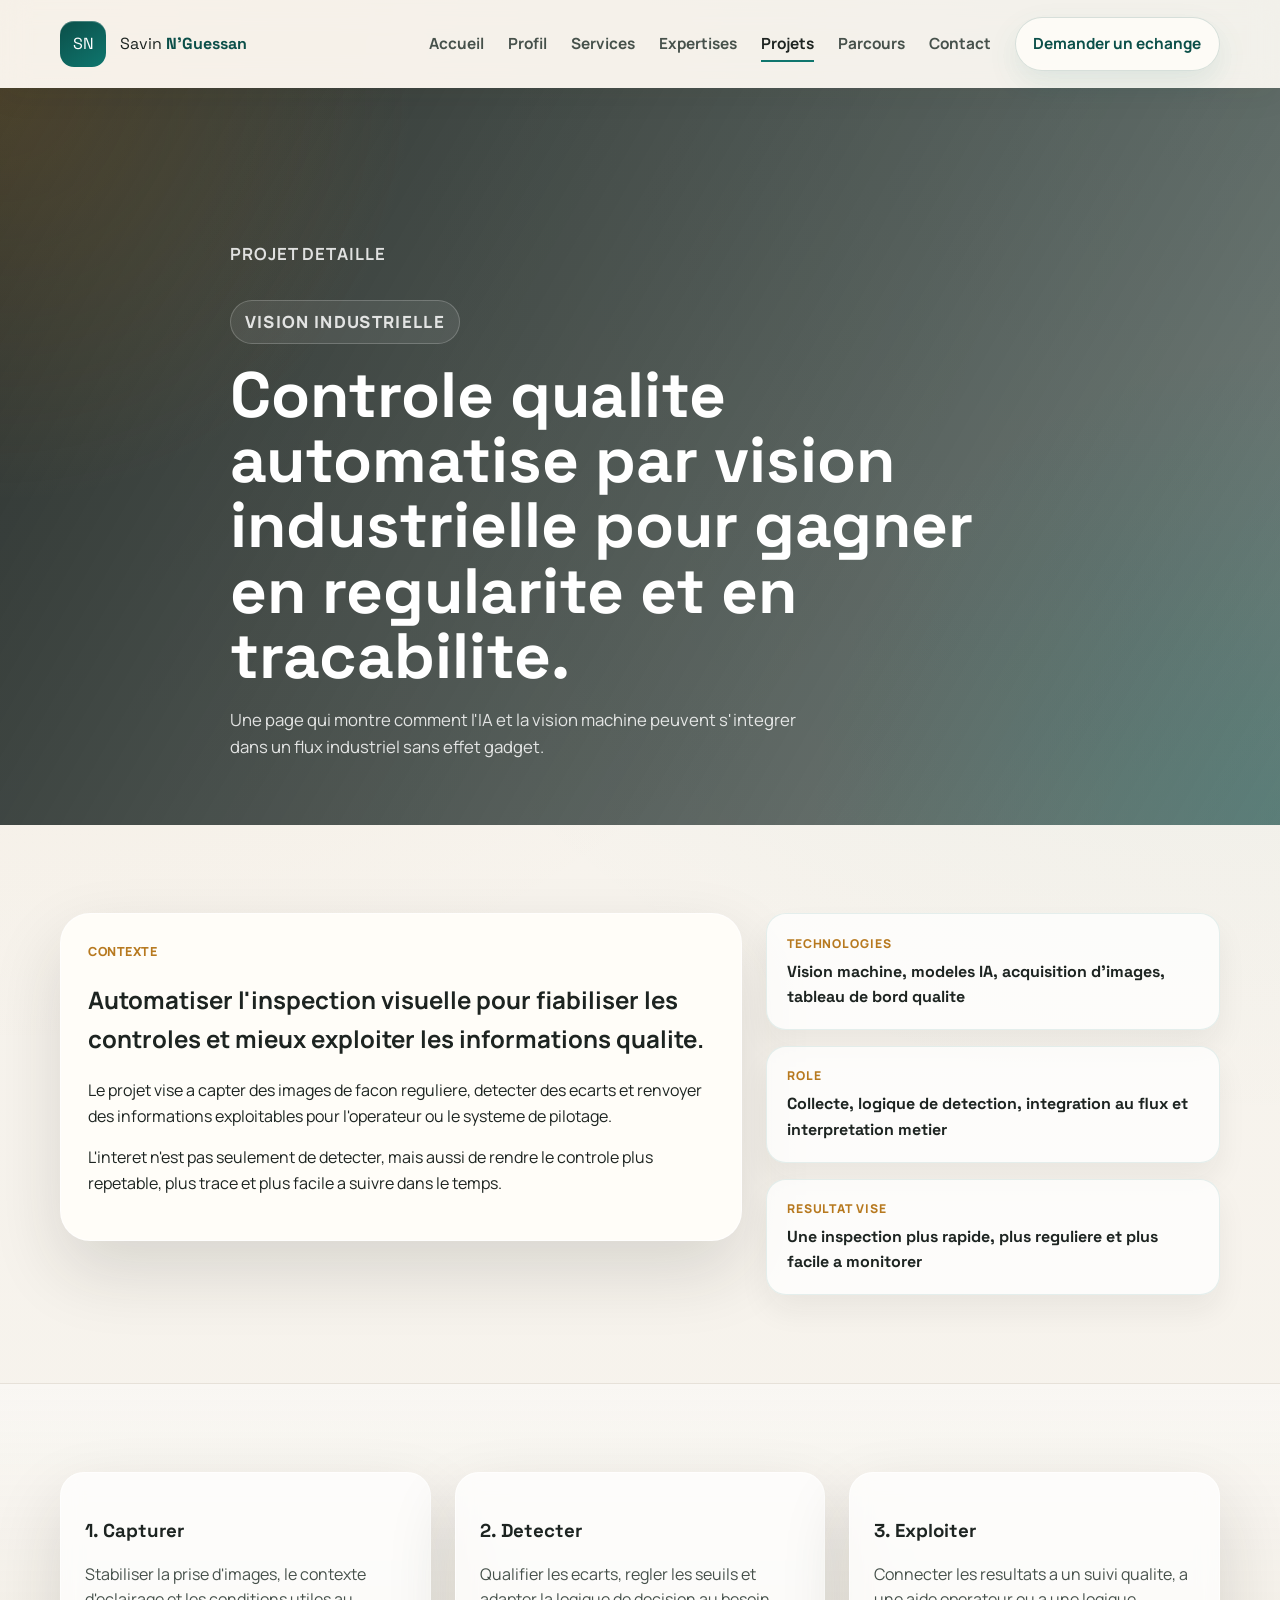
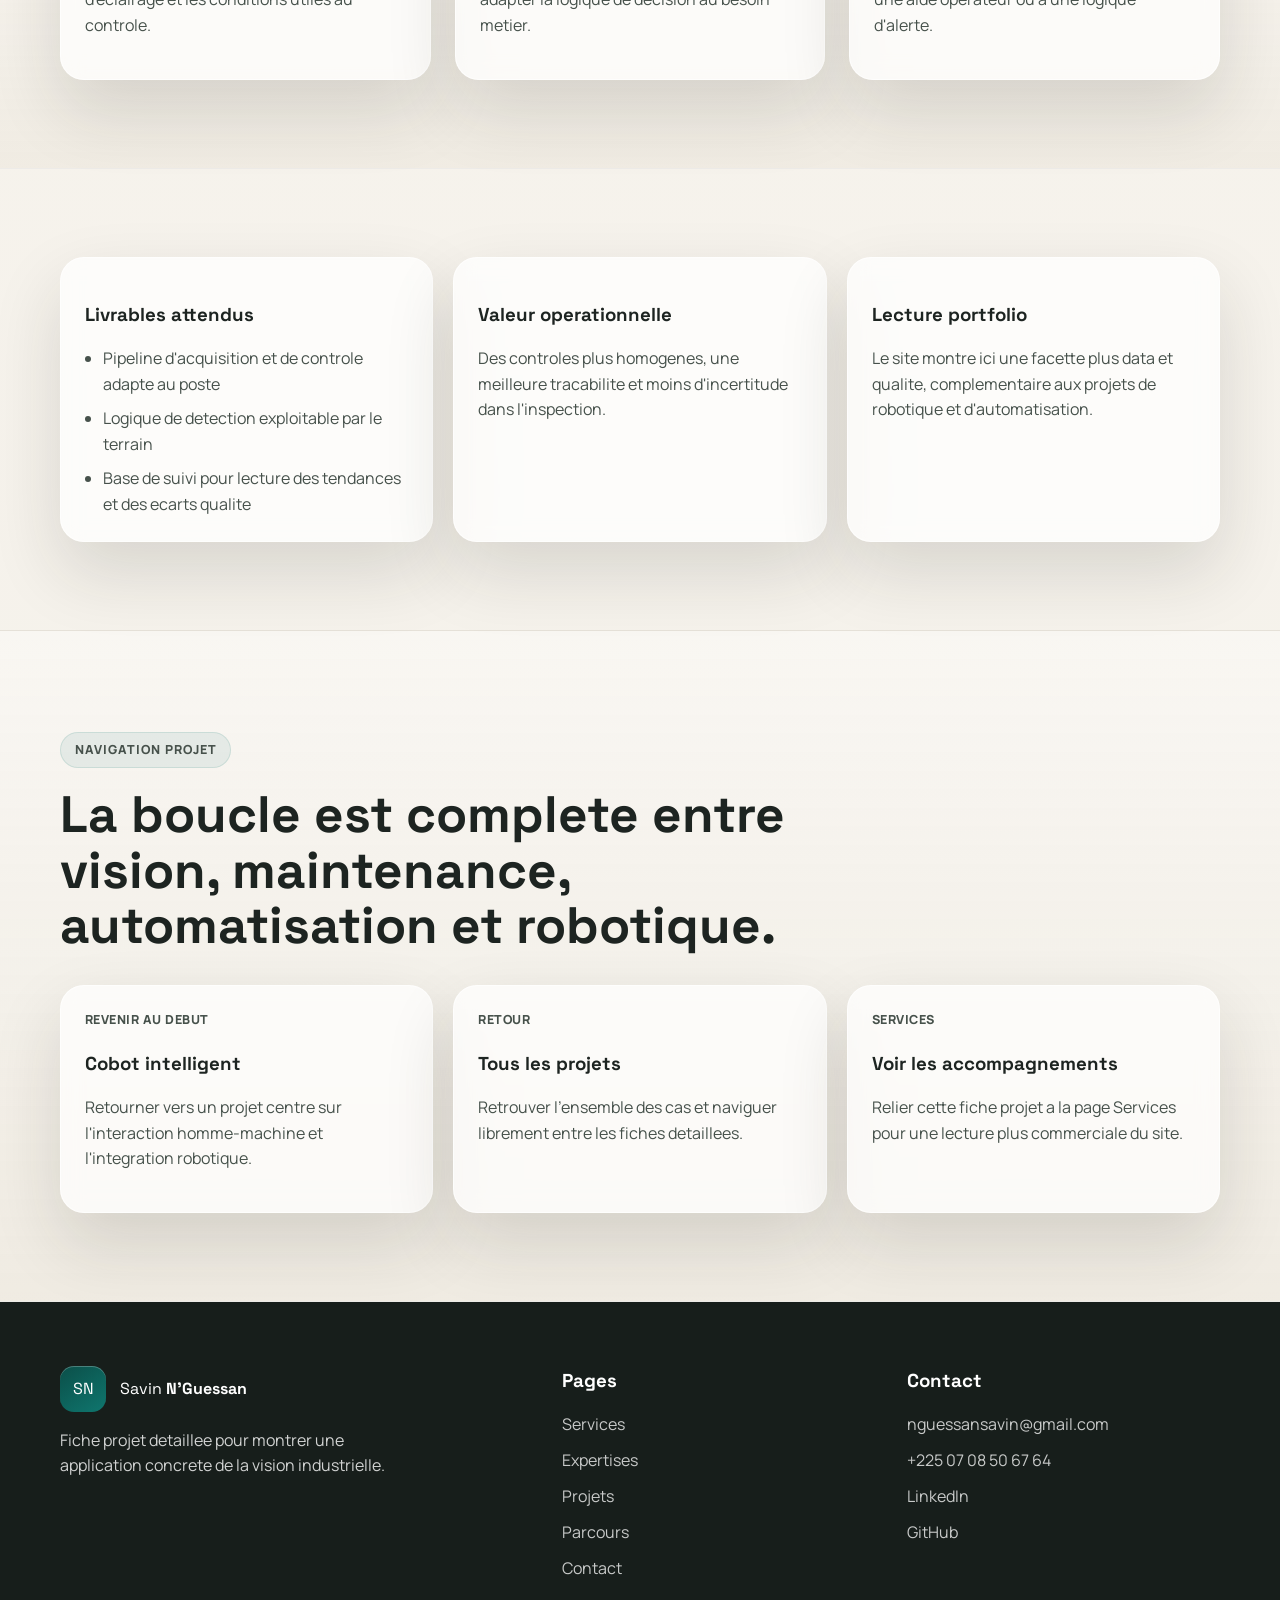
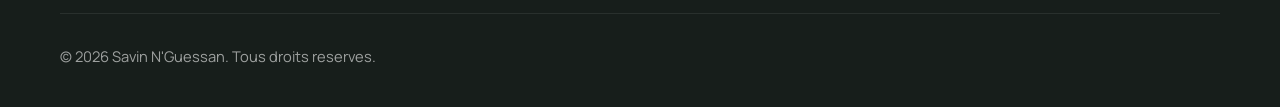
<file: project-vision.html>
<!DOCTYPE html>
<html lang="fr">
<head>
    <meta charset="UTF-8">
    <meta name="viewport" content="width=device-width, initial-scale=1.0">
    <title>Vision industrielle | Savin N'Guessan</title>
    <meta name="description" content="Fiche projet detaillee d'un systeme de controle qualite automatise par vision industrielle et IA.">
    <link rel="preconnect" href="https://fonts.googleapis.com">
    <link rel="preconnect" href="https://fonts.gstatic.com" crossorigin>
    <link href="https://fonts.googleapis.com/css2?family=Manrope:wght@400;500;600;700;800&family=Space+Grotesk:wght@500;700&display=swap" rel="stylesheet">
    <link rel="stylesheet" href="styles.css">
</head>
<body data-page="project-vision.html" data-nav-group="projects.html">
    <header class="site-header" data-header>
        <div class="shell header-inner">
            <a class="brand" href="index.html">
                <span class="brand-mark">SN</span>
                <span class="brand-text">Savin <strong>N'Guessan</strong></span>
            </a>
            <button class="menu-button" type="button" aria-expanded="false" aria-controls="site-nav" data-menu-button>
                <span></span>
                <span></span>
                <span></span>
                <span class="sr-only">Ouvrir le menu</span>
            </button>
            <nav class="site-nav" id="site-nav" data-nav>
                <a href="index.html">Accueil</a>
                <a href="about.html">Profil</a>
                <a href="services.html">Services</a>
                <a href="expertise.html">Expertises</a>
                <a href="projects.html">Projets</a>
                <a href="experience.html">Parcours</a>
                <a href="contact.html">Contact</a>
                <a class="nav-cta" href="contact.html">Demander un echange</a>
            </nav>
        </div>
    </header>

    <main>
        <section class="page-hero page-hero-project-detail" style="background: linear-gradient(120deg, rgba(16, 24, 22, 0.88), rgba(12, 34, 31, 0.54)), url('https://images.unsplash.com/photo-1581092921461-eab10380a5df?auto=format&fit=crop&w=1800&q=80') center/cover no-repeat;">
            <div class="page-hero-overlay"></div>
            <div class="shell page-hero-content" data-reveal>
                <p class="page-kicker">Projet detaille</p>
                <p class="eyebrow">Vision industrielle</p>
                <h1>Controle qualite automatise par vision industrielle pour gagner en regularite et en tracabilite.</h1>
                <p>Une page qui montre comment l'IA et la vision machine peuvent s'integrer dans un flux industriel sans effet gadget.</p>
            </div>
        </section>

        <section class="section">
            <div class="shell project-summary-grid">
                <article class="project-summary-card" data-reveal>
                    <p class="tag-row">Contexte</p>
                    <h2>Automatiser l'inspection visuelle pour fiabiliser les controles et mieux exploiter les informations qualite.</h2>
                    <p>
                        Le projet vise a capter des images de facon reguliere, detecter des ecarts
                        et renvoyer des informations exploitables pour l'operateur ou le systeme de pilotage.
                    </p>
                    <p>
                        L'interet n'est pas seulement de detecter, mais aussi de rendre le controle
                        plus repetable, plus trace et plus facile a suivre dans le temps.
                    </p>
                </article>

                <aside class="project-meta" data-reveal>
                    <div>
                        <span>Technologies</span>
                        <strong>Vision machine, modeles IA, acquisition d'images, tableau de bord qualite</strong>
                    </div>
                    <div>
                        <span>Role</span>
                        <strong>Collecte, logique de detection, integration au flux et interpretation metier</strong>
                    </div>
                    <div>
                        <span>Resultat vise</span>
                        <strong>Une inspection plus rapide, plus reguliere et plus facile a monitorer</strong>
                    </div>
                </aside>
            </div>
        </section>

        <section class="section section-alt">
            <div class="shell approach-grid">
                <article class="approach-panel" data-reveal>
                    <h3>1. Capturer</h3>
                    <p>Stabiliser la prise d'images, le contexte d'eclairage et les conditions utiles au controle.</p>
                </article>
                <article class="approach-panel" data-reveal>
                    <h3>2. Detecter</h3>
                    <p>Qualifier les ecarts, regler les seuils et adapter la logique de decision au besoin metier.</p>
                </article>
                <article class="approach-panel" data-reveal>
                    <h3>3. Exploiter</h3>
                    <p>Connecter les resultats a un suivi qualite, a une aide operateur ou a une logique d'alerte.</p>
                </article>
            </div>
        </section>

        <section class="section">
            <div class="shell outcome-grid">
                <article class="deliverable-list" data-reveal>
                    <h3>Livrables attendus</h3>
                    <ul>
                        <li>Pipeline d'acquisition et de controle adapte au poste</li>
                        <li>Logique de detection exploitable par le terrain</li>
                        <li>Base de suivi pour lecture des tendances et des ecarts qualite</li>
                    </ul>
                </article>
                <article class="outcome-card" data-reveal>
                    <h3>Valeur operationnelle</h3>
                    <p>Des controles plus homogenes, une meilleure tracabilite et moins d'incertitude dans l'inspection.</p>
                </article>
                <article class="outcome-card" data-reveal>
                    <h3>Lecture portfolio</h3>
                    <p>Le site montre ici une facette plus data et qualite, complementaire aux projets de robotique et d'automatisation.</p>
                </article>
            </div>
        </section>

        <section class="section section-alt">
            <div class="shell">
                <div class="section-heading" data-reveal>
                    <p class="eyebrow eyebrow-dark">Navigation projet</p>
                    <h2>La boucle est complete entre vision, maintenance, automatisation et robotique.</h2>
                </div>

                <div class="project-nav-grid">
                    <a class="project-nav-card" href="project-cobot.html" data-reveal>
                        <p class="tag-row">Revenir au debut</p>
                        <h3>Cobot intelligent</h3>
                        <p>Retourner vers un projet centre sur l'interaction homme-machine et l'integration robotique.</p>
                    </a>
                    <a class="project-nav-card" href="projects.html" data-reveal>
                        <p class="tag-row">Retour</p>
                        <h3>Tous les projets</h3>
                        <p>Retrouver l'ensemble des cas et naviguer librement entre les fiches detaillees.</p>
                    </a>
                    <a class="project-nav-card" href="services.html" data-reveal>
                        <p class="tag-row">Services</p>
                        <h3>Voir les accompagnements</h3>
                        <p>Relier cette fiche projet a la page Services pour une lecture plus commerciale du site.</p>
                    </a>
                </div>
            </div>
        </section>
    </main>

    <footer class="site-footer">
        <div class="shell footer-grid">
            <div>
                <a class="brand brand-footer" href="index.html">
                    <span class="brand-mark">SN</span>
                    <span class="brand-text">Savin <strong>N'Guessan</strong></span>
                </a>
                <p class="footer-copy">Fiche projet detaillee pour montrer une application concrete de la vision industrielle.</p>
            </div>
            <div>
                <h3>Pages</h3>
                <div class="footer-links">
                    <a href="services.html">Services</a>
                    <a href="expertise.html">Expertises</a>
                    <a href="projects.html">Projets</a>
                    <a href="experience.html">Parcours</a>
                    <a href="contact.html">Contact</a>
                </div>
            </div>
            <div>
                <h3>Contact</h3>
                <div class="footer-links">
                    <a href="mailto:nguessansavin@gmail.com">nguessansavin@gmail.com</a>
                    <a href="tel:+2250708506764">+225 07 08 50 67 64</a>
                    <a href="https://linkedin.com/in/savin-n-nguessan" target="_blank" rel="noreferrer">LinkedIn</a>
                    <a href="https://github.com/savin-nguessan" target="_blank" rel="noreferrer">GitHub</a>
                </div>
            </div>
        </div>
        <div class="shell footer-bottom">
            <p>&copy; 2026 Savin N'Guessan. Tous droits reserves.</p>
        </div>
    </footer>

    <script src="script.js"></script>
</body>
</html>
</file>
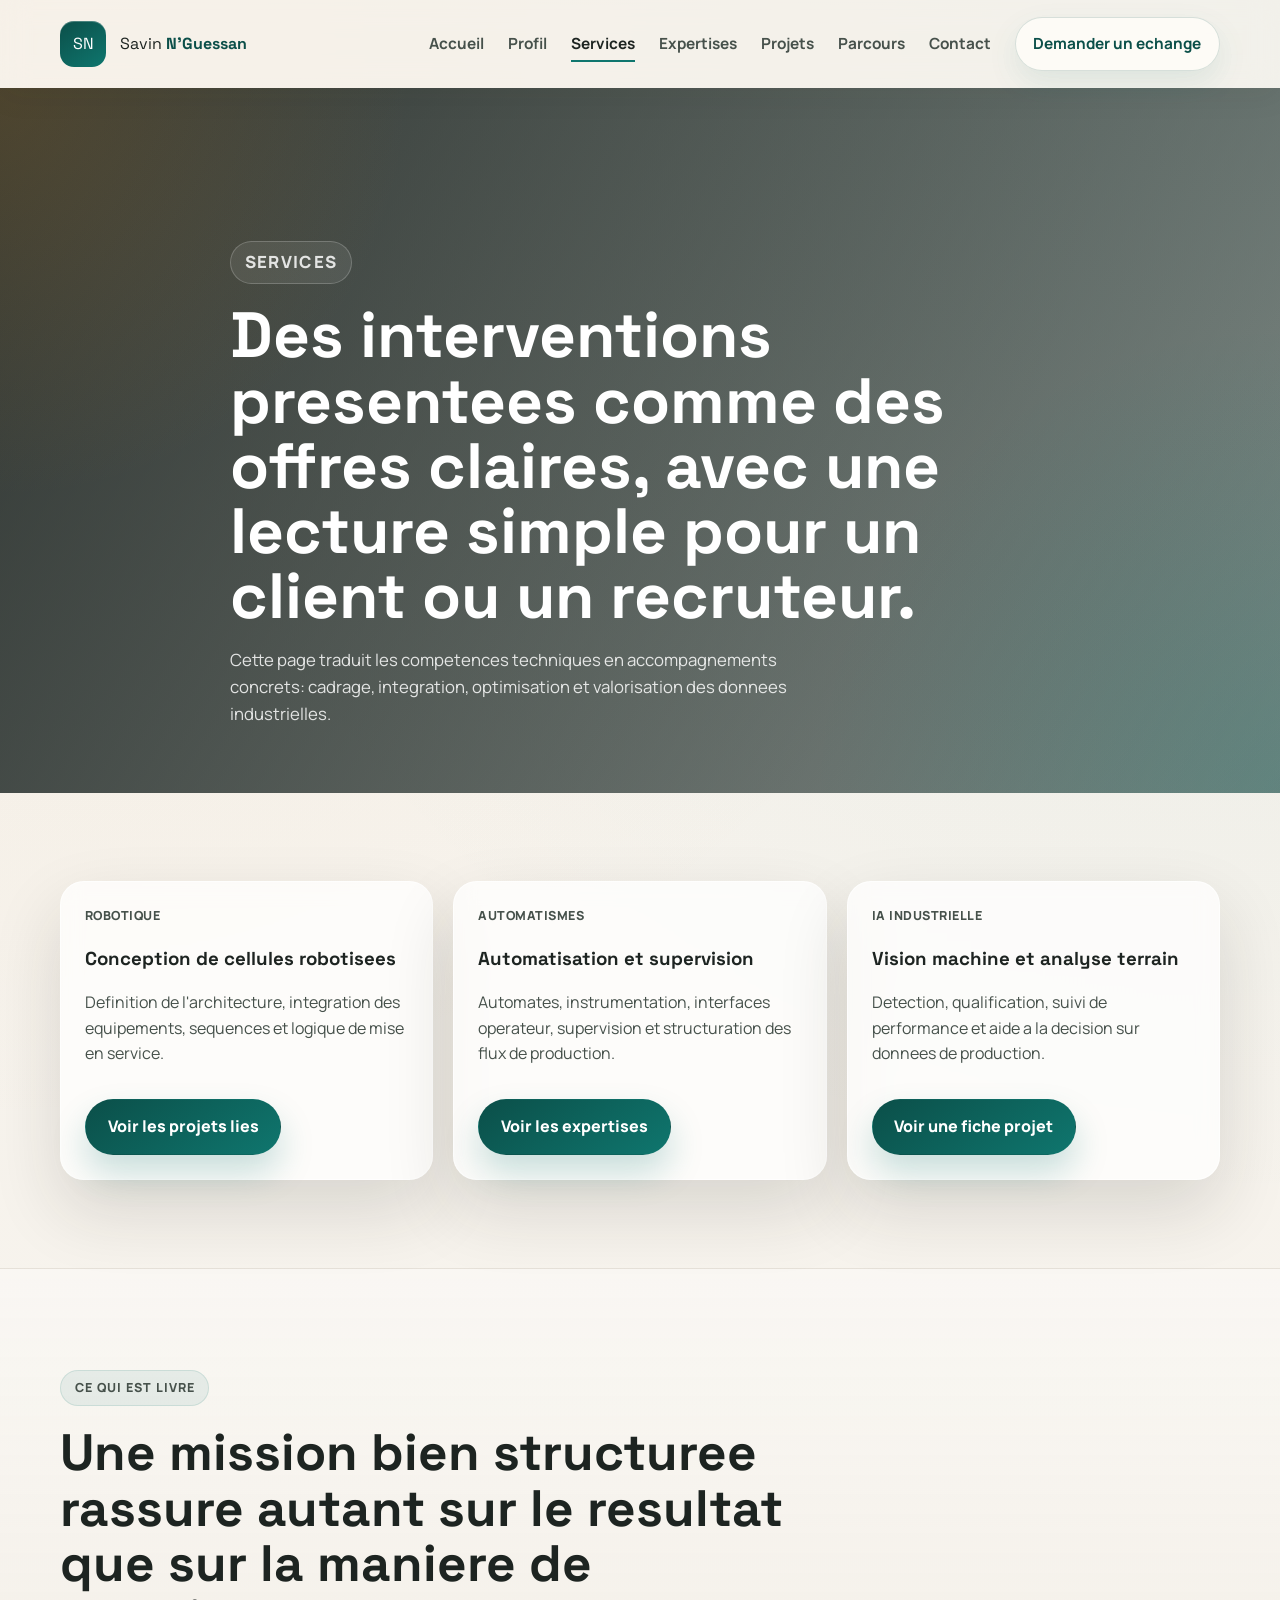
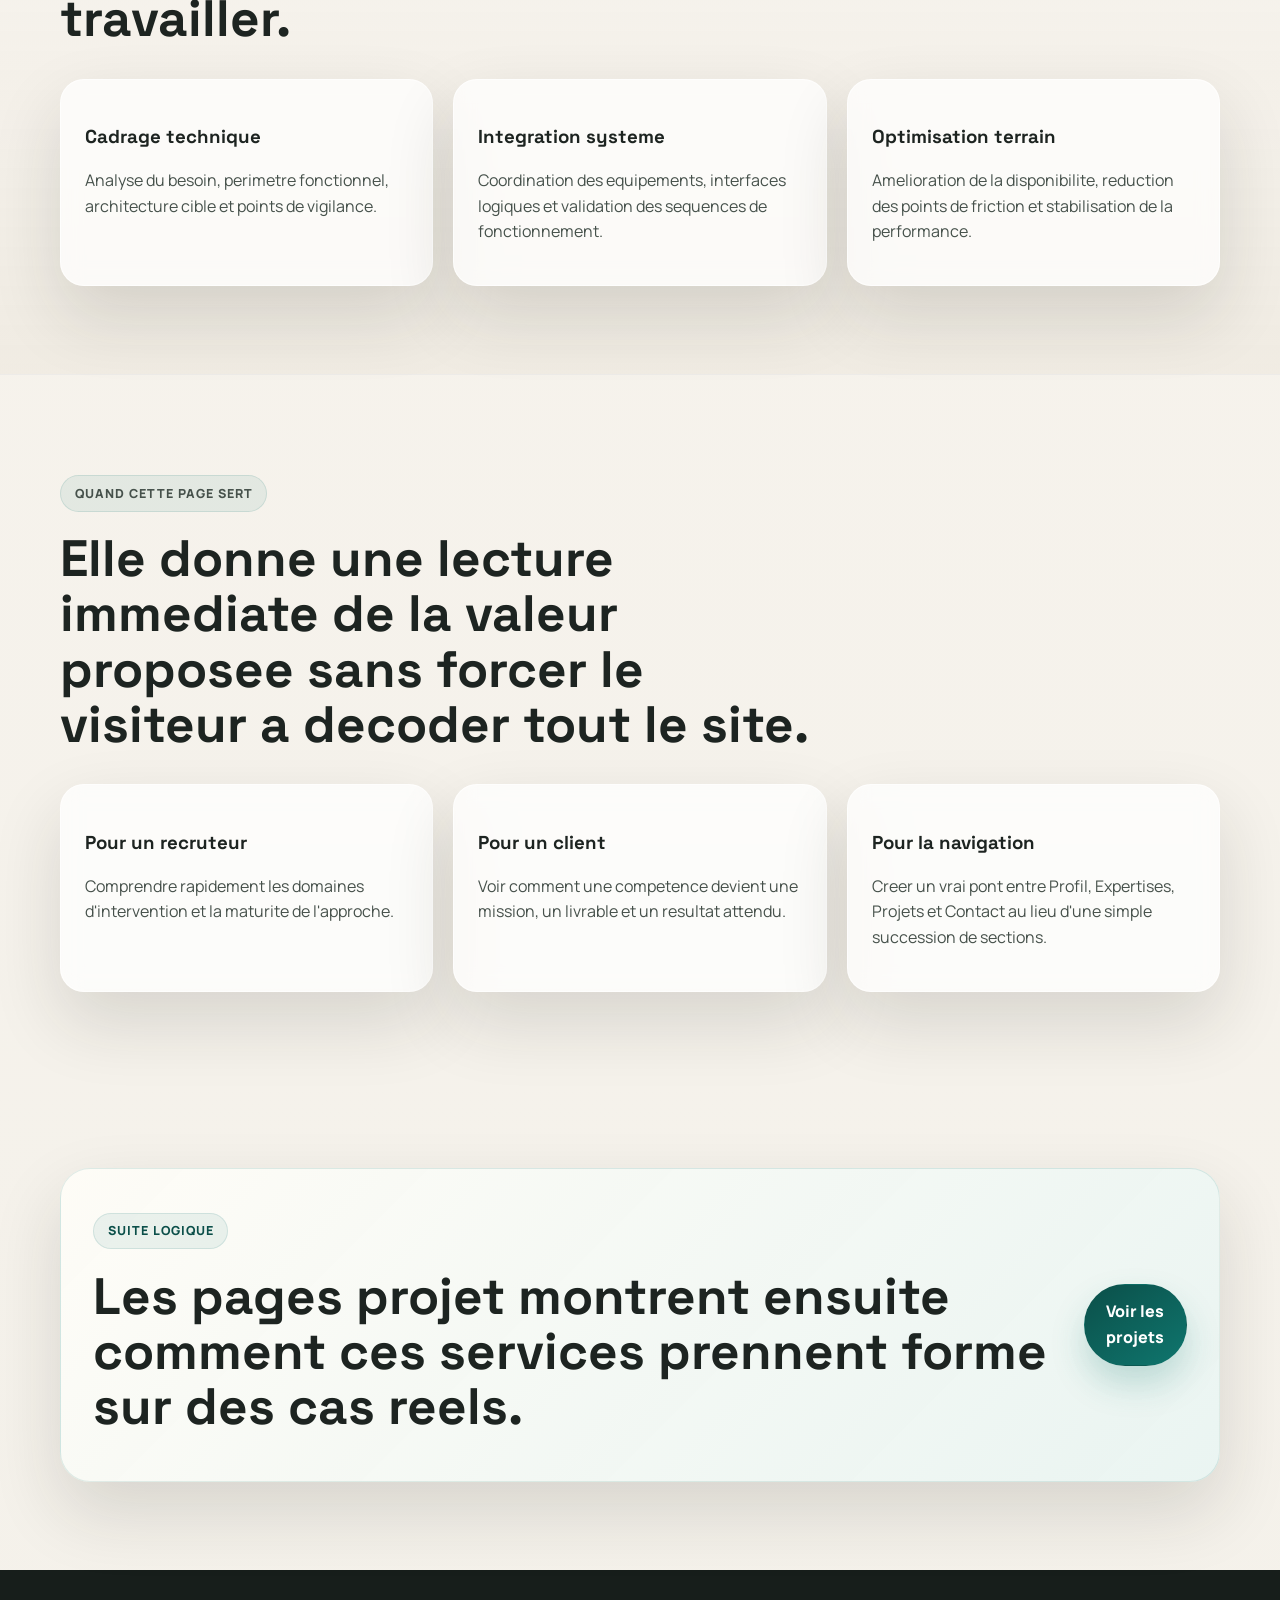
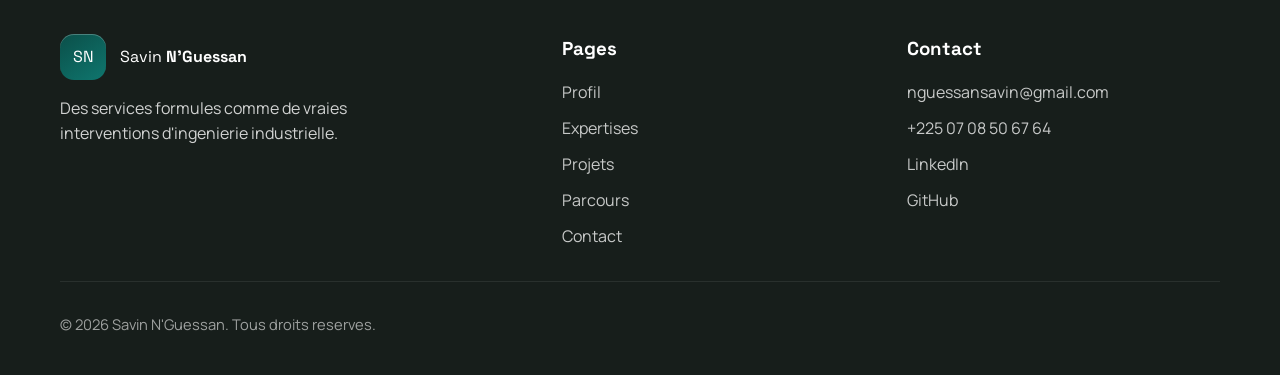
<file: services.html>
<!DOCTYPE html>
<html lang="fr">
<head>
    <meta charset="UTF-8">
    <meta name="viewport" content="width=device-width, initial-scale=1.0">
    <title>Services | Savin N'Guessan</title>
    <meta name="description" content="Services de Savin N'Guessan en robotique, automatisation industrielle, integration mecatronique et IA appliquee.">
    <link rel="preconnect" href="https://fonts.googleapis.com">
    <link rel="preconnect" href="https://fonts.gstatic.com" crossorigin>
    <link href="https://fonts.googleapis.com/css2?family=Manrope:wght@400;500;600;700;800&family=Space+Grotesk:wght@500;700&display=swap" rel="stylesheet">
    <link rel="stylesheet" href="styles.css">
</head>
<body data-page="services.html">
    <header class="site-header" data-header>
        <div class="shell header-inner">
            <a class="brand" href="index.html">
                <span class="brand-mark">SN</span>
                <span class="brand-text">Savin <strong>N'Guessan</strong></span>
            </a>
            <button class="menu-button" type="button" aria-expanded="false" aria-controls="site-nav" data-menu-button>
                <span></span>
                <span></span>
                <span></span>
                <span class="sr-only">Ouvrir le menu</span>
            </button>
            <nav class="site-nav" id="site-nav" data-nav>
                <a href="index.html">Accueil</a>
                <a href="about.html">Profil</a>
                <a href="services.html">Services</a>
                <a href="expertise.html">Expertises</a>
                <a href="projects.html">Projets</a>
                <a href="experience.html">Parcours</a>
                <a href="contact.html">Contact</a>
                <a class="nav-cta" href="contact.html">Demander un echange</a>
            </nav>
        </div>
    </header>

    <main>
        <section class="page-hero page-hero-services">
            <div class="page-hero-overlay"></div>
            <div class="shell page-hero-content" data-reveal>
                <p class="eyebrow">Services</p>
                <h1>Des interventions presentees comme des offres claires, avec une lecture simple pour un client ou un recruteur.</h1>
                <p>
                    Cette page traduit les competences techniques en accompagnements concrets:
                    cadrage, integration, optimisation et valorisation des donnees industrielles.
                </p>
            </div>
        </section>

        <section class="section">
            <div class="shell">
                <div class="service-link-grid">
                    <article class="service-link-card" data-reveal>
                        <div>
                            <p class="tag-row">Robotique</p>
                            <h3>Conception de cellules robotisees</h3>
                            <p>Definition de l'architecture, integration des equipements, sequences et logique de mise en service.</p>
                        </div>
                        <a class="button button-primary" href="projects.html">Voir les projets lies</a>
                    </article>
                    <article class="service-link-card" data-reveal>
                        <div>
                            <p class="tag-row">Automatismes</p>
                            <h3>Automatisation et supervision</h3>
                            <p>Automates, instrumentation, interfaces operateur, supervision et structuration des flux de production.</p>
                        </div>
                        <a class="button button-primary" href="expertise.html">Voir les expertises</a>
                    </article>
                    <article class="service-link-card" data-reveal>
                        <div>
                            <p class="tag-row">IA industrielle</p>
                            <h3>Vision machine et analyse terrain</h3>
                            <p>Detection, qualification, suivi de performance et aide a la decision sur donnees de production.</p>
                        </div>
                        <a class="button button-primary" href="project-vision.html">Voir une fiche projet</a>
                    </article>
                </div>
            </div>
        </section>

        <section class="section section-alt">
            <div class="shell">
                <div class="section-heading" data-reveal>
                    <p class="eyebrow eyebrow-dark">Ce qui est livre</p>
                    <h2>Une mission bien structuree rassure autant sur le resultat que sur la maniere de travailler.</h2>
                </div>

                <div class="outcome-grid">
                    <article class="outcome-card" data-reveal>
                        <h3>Cadrage technique</h3>
                        <p>Analyse du besoin, perimetre fonctionnel, architecture cible et points de vigilance.</p>
                    </article>
                    <article class="outcome-card" data-reveal>
                        <h3>Integration systeme</h3>
                        <p>Coordination des equipements, interfaces logiques et validation des sequences de fonctionnement.</p>
                    </article>
                    <article class="outcome-card" data-reveal>
                        <h3>Optimisation terrain</h3>
                        <p>Amelioration de la disponibilite, reduction des points de friction et stabilisation de la performance.</p>
                    </article>
                </div>
            </div>
        </section>

        <section class="section">
            <div class="shell">
                <div class="section-heading" data-reveal>
                    <p class="eyebrow eyebrow-dark">Quand cette page sert</p>
                    <h2>Elle donne une lecture immediate de la valeur proposee sans forcer le visiteur a decoder tout le site.</h2>
                </div>

                <div class="insight-grid">
                    <article class="insight-card" data-reveal>
                        <h3>Pour un recruteur</h3>
                        <p>Comprendre rapidement les domaines d'intervention et la maturite de l'approche.</p>
                    </article>
                    <article class="insight-card" data-reveal>
                        <h3>Pour un client</h3>
                        <p>Voir comment une competence devient une mission, un livrable et un resultat attendu.</p>
                    </article>
                    <article class="insight-card" data-reveal>
                        <h3>Pour la navigation</h3>
                        <p>Creer un vrai pont entre Profil, Expertises, Projets et Contact au lieu d'une simple succession de sections.</p>
                    </article>
                </div>
            </div>
        </section>

        <section class="section section-cta-panel">
            <div class="shell cta-panel" data-reveal>
                <div>
                    <p class="eyebrow eyebrow-dark">Suite logique</p>
                    <h2>Les pages projet montrent ensuite comment ces services prennent forme sur des cas reels.</h2>
                </div>
                <a class="button button-primary" href="projects.html">Voir les projets</a>
            </div>
        </section>
    </main>

    <footer class="site-footer">
        <div class="shell footer-grid">
            <div>
                <a class="brand brand-footer" href="index.html">
                    <span class="brand-mark">SN</span>
                    <span class="brand-text">Savin <strong>N'Guessan</strong></span>
                </a>
                <p class="footer-copy">Des services formules comme de vraies interventions d'ingenierie industrielle.</p>
            </div>
            <div>
                <h3>Pages</h3>
                <div class="footer-links">
                    <a href="about.html">Profil</a>
                    <a href="expertise.html">Expertises</a>
                    <a href="projects.html">Projets</a>
                    <a href="experience.html">Parcours</a>
                    <a href="contact.html">Contact</a>
                </div>
            </div>
            <div>
                <h3>Contact</h3>
                <div class="footer-links">
                    <a href="mailto:nguessansavin@gmail.com">nguessansavin@gmail.com</a>
                    <a href="tel:+2250708506764">+225 07 08 50 67 64</a>
                    <a href="https://linkedin.com/in/savin-n-nguessan" target="_blank" rel="noreferrer">LinkedIn</a>
                    <a href="https://github.com/savin-nguessan" target="_blank" rel="noreferrer">GitHub</a>
                </div>
            </div>
        </div>
        <div class="shell footer-bottom">
            <p>&copy; 2026 Savin N'Guessan. Tous droits reserves.</p>
        </div>
    </footer>

    <script src="script.js"></script>
</body>
</html>
</file>
<file: styles.css>
:root {
    --bg: #f4f1ea;
    --bg-alt: #ebe5da;
    --surface: rgba(255, 255, 255, 0.72);
    --surface-strong: #fffdf8;
    --ink: #1d2421;
    --ink-soft: #46514b;
    --line: rgba(29, 36, 33, 0.12);
    --accent: #0f766e;
    --accent-strong: #0b4f49;
    --accent-soft: rgba(15, 118, 110, 0.12);
    --warm: #b7791f;
    --shadow: 0 30px 70px rgba(36, 35, 31, 0.14);
    --radius: 24px;
    --radius-sm: 16px;
    --header-height: 88px;
}

*,
*::before,
*::after {
    box-sizing: border-box;
}

html {
    scroll-behavior: smooth;
}

body {
    margin: 0;
    font-family: "Manrope", sans-serif;
    color: var(--ink);
    background:
        radial-gradient(circle at top left, rgba(183, 121, 31, 0.08), transparent 30%),
        radial-gradient(circle at top right, rgba(15, 118, 110, 0.08), transparent 32%),
        linear-gradient(180deg, #f8f4ee 0%, var(--bg) 100%);
    line-height: 1.6;
}

img {
    display: block;
    width: 100%;
}

a {
    color: inherit;
    text-decoration: none;
}

button,
input,
textarea {
    font: inherit;
}

.sr-only {
    position: absolute;
    width: 1px;
    height: 1px;
    padding: 0;
    margin: -1px;
    overflow: hidden;
    clip: rect(0, 0, 0, 0);
    white-space: nowrap;
    border: 0;
}

.shell {
    width: min(1160px, calc(100% - 2rem));
    margin: 0 auto;
}

.site-header {
    position: sticky;
    top: 0;
    z-index: 30;
    background: rgba(248, 244, 238, 0.68);
    backdrop-filter: blur(14px);
    box-shadow: 0 10px 30px rgba(33, 30, 25, 0.05);
    transition: background-color 180ms ease, box-shadow 180ms ease, backdrop-filter 180ms ease;
}

.site-header.is-scrolled {
    background: rgba(248, 244, 238, 0.82);
    backdrop-filter: blur(18px);
    box-shadow: 0 10px 40px rgba(33, 30, 25, 0.08);
}

.header-inner {
    min-height: var(--header-height);
    display: flex;
    align-items: center;
    justify-content: space-between;
    gap: 1.25rem;
}

.brand {
    display: inline-flex;
    align-items: center;
    gap: 0.9rem;
    font-family: "Space Grotesk", sans-serif;
    font-size: 1rem;
}

.brand-mark {
    width: 46px;
    height: 46px;
    border-radius: 14px;
    display: grid;
    place-items: center;
    color: #fff;
    background: linear-gradient(145deg, var(--accent-strong), var(--accent));
    box-shadow: inset 0 1px 0 rgba(255, 255, 255, 0.25);
}

.brand-text strong {
    color: var(--accent-strong);
}

.site-nav {
    display: flex;
    align-items: center;
    gap: 1.5rem;
}

.site-nav a {
    position: relative;
    color: var(--ink-soft);
    font-weight: 700;
    font-size: 0.96rem;
}

.site-nav a::after {
    content: "";
    position: absolute;
    left: 0;
    bottom: -0.35rem;
    width: 100%;
    height: 2px;
    background: var(--accent);
    transform: scaleX(0);
    transform-origin: left;
    transition: transform 180ms ease;
}

.site-nav a:hover,
.site-nav a.active {
    color: var(--ink);
}

.site-nav a:hover::after,
.site-nav a.active::after {
    transform: scaleX(1);
}

.site-nav .nav-cta {
    padding: 0.85rem 1.1rem;
    border-radius: 999px;
    background: rgba(255, 253, 248, 0.86);
    border: 1px solid rgba(11, 79, 73, 0.16);
    color: var(--accent-strong);
    box-shadow: 0 12px 30px rgba(15, 118, 110, 0.1);
}

.site-nav .nav-cta::after {
    display: none;
}

.menu-button {
    display: none;
    width: 48px;
    height: 48px;
    padding: 0;
    border-radius: 14px;
    border: 1px solid var(--line);
    background: rgba(255, 255, 255, 0.66);
    align-items: center;
    justify-content: center;
    flex-direction: column;
    gap: 5px;
    cursor: pointer;
}

.menu-button span:not(.sr-only) {
    width: 20px;
    height: 2px;
    border-radius: 999px;
    background: var(--ink);
    transition: transform 180ms ease, opacity 180ms ease;
}

body.nav-open .menu-button span:nth-child(1) {
    transform: translateY(7px) rotate(45deg);
}

body.nav-open .menu-button span:nth-child(2) {
    opacity: 0;
}

body.nav-open .menu-button span:nth-child(3) {
    transform: translateY(-7px) rotate(-45deg);
}

.hero,
.page-hero {
    position: relative;
    isolation: isolate;
    overflow: hidden;
    color: #fff;
}

.hero-home {
    min-height: calc(100vh - 1rem);
    padding: calc(var(--header-height) + 3rem) 0 2.5rem;
    background:
        linear-gradient(120deg, rgba(16, 24, 22, 0.9), rgba(12, 34, 31, 0.64)),
        url("https://images.unsplash.com/photo-1581092160607-ee22731f6c8f?auto=format&fit=crop&w=1800&q=80") center/cover no-repeat;
}

.hero-overlay,
.page-hero-overlay {
    position: absolute;
    inset: 0;
    background:
        radial-gradient(circle at top left, rgba(183, 121, 31, 0.22), transparent 28%),
        radial-gradient(circle at bottom right, rgba(15, 118, 110, 0.26), transparent 32%);
    z-index: -1;
}

.hero-content {
    display: grid;
    grid-template-columns: minmax(0, 1.3fr) minmax(320px, 0.75fr);
    gap: 3rem;
    align-items: end;
}

.hero-copy h1,
.page-hero-content h1 {
    font-family: "Space Grotesk", sans-serif;
    line-height: 1.02;
    margin: 0 0 1.1rem;
}

.hero-copy h1 {
    font-size: clamp(3rem, 6vw, 5.8rem);
    max-width: 11.5ch;
}

.hero-text,
.page-hero-content p {
    max-width: 60ch;
    color: rgba(255, 255, 255, 0.84);
    font-size: 1.05rem;
}

.eyebrow {
    display: inline-flex;
    align-items: center;
    gap: 0.5rem;
    margin-bottom: 1.2rem;
    padding: 0.45rem 0.85rem;
    border: 1px solid rgba(255, 255, 255, 0.2);
    border-radius: 999px;
    background: rgba(255, 255, 255, 0.08);
    font-size: 0.78rem;
    font-weight: 800;
    letter-spacing: 0.08em;
    text-transform: uppercase;
}

.eyebrow-dark {
    color: var(--accent-strong);
    background: rgba(15, 118, 110, 0.08);
    border-color: rgba(15, 118, 110, 0.12);
}

.hero-actions,
.section-cta {
    display: flex;
    flex-wrap: wrap;
    gap: 1rem;
    margin-top: 2rem;
}

.button {
    display: inline-flex;
    align-items: center;
    justify-content: center;
    min-height: 52px;
    padding: 0.9rem 1.35rem;
    border: 1px solid transparent;
    border-radius: 999px;
    font-weight: 800;
    transition: transform 180ms ease, box-shadow 180ms ease, background-color 180ms ease, border-color 180ms ease;
}

.button:hover {
    transform: translateY(-2px);
}

.button-primary {
    color: #fff;
    background: linear-gradient(145deg, var(--accent-strong), var(--accent));
    box-shadow: 0 18px 34px rgba(15, 118, 110, 0.22);
}

.button-secondary {
    color: #fff;
    background: rgba(255, 255, 255, 0.08);
    border-color: rgba(255, 255, 255, 0.2);
}

.hero-points {
    margin: 1.4rem 0 0;
    padding: 0;
    list-style: none;
    display: grid;
    gap: 0.6rem;
    color: rgba(255, 255, 255, 0.84);
}

.hero-points li::before {
    content: "•";
    color: #f4c977;
    margin-right: 0.5rem;
}

.hero-aside {
    display: grid;
    gap: 1rem;
}

.hero-stat {
    padding: 1.3rem 1.4rem;
    border-radius: var(--radius-sm);
    background: rgba(255, 255, 255, 0.1);
    border: 1px solid rgba(255, 255, 255, 0.14);
    backdrop-filter: blur(10px);
}

.hero-stat span {
    display: block;
    margin-bottom: 0.45rem;
    color: rgba(255, 255, 255, 0.66);
    font-size: 0.82rem;
    text-transform: uppercase;
    letter-spacing: 0.08em;
}

.hero-stat strong {
    font-family: "Space Grotesk", sans-serif;
    font-size: 1.05rem;
    line-height: 1.35;
}

.hero-band {
    display: grid;
    grid-template-columns: repeat(3, minmax(0, 1fr));
    gap: 1rem;
    margin-top: 2rem;
}

.hero-band div {
    padding: 1.2rem 1.3rem;
    border-radius: var(--radius-sm);
    background: rgba(255, 255, 255, 0.08);
    border: 1px solid rgba(255, 255, 255, 0.14);
}

.hero-band strong {
    display: block;
    margin-bottom: 0.35rem;
    font-family: "Space Grotesk", sans-serif;
}

.hero-band span {
    color: rgba(255, 255, 255, 0.76);
    font-size: 0.95rem;
}

.page-hero {
    min-height: 64vh;
    display: flex;
    align-items: end;
    padding: calc(var(--header-height) + 3rem) 0 3rem;
}

.page-hero-content {
    max-width: 820px;
}

.page-hero-content h1 {
    font-size: clamp(2.4rem, 5vw, 4.6rem);
}

.page-hero-profile {
    background: linear-gradient(120deg, rgba(16, 24, 22, 0.86), rgba(12, 34, 31, 0.5)), url("https://images.unsplash.com/photo-1581094794329-c6d3d7f3ad0a?auto=format&fit=crop&w=1800&q=80") center/cover no-repeat;
}

.page-hero-expertise {
    background: linear-gradient(120deg, rgba(16, 24, 22, 0.86), rgba(12, 34, 31, 0.5)), url("https://images.unsplash.com/photo-1518770660439-4636190af475?auto=format&fit=crop&w=1800&q=80") center/cover no-repeat;
}

.page-hero-projects {
    background: linear-gradient(120deg, rgba(16, 24, 22, 0.86), rgba(12, 34, 31, 0.5)), url("https://images.unsplash.com/photo-1565043589221-1a6fd9ae45c7?auto=format&fit=crop&w=1800&q=80") center/cover no-repeat;
}

.page-hero-experience {
    background: linear-gradient(120deg, rgba(16, 24, 22, 0.86), rgba(12, 34, 31, 0.5)), url("https://images.unsplash.com/photo-1520607162513-77705c0f0d4a?auto=format&fit=crop&w=1800&q=80") center/cover no-repeat;
}

.page-hero-contact {
    background: linear-gradient(120deg, rgba(16, 24, 22, 0.86), rgba(12, 34, 31, 0.5)), url("https://images.unsplash.com/photo-1516321318423-f06f85e504b3?auto=format&fit=crop&w=1800&q=80") center/cover no-repeat;
}

.section {
    padding: 5.5rem 0;
}

.section-alt {
    background: linear-gradient(180deg, rgba(255, 255, 255, 0.36), rgba(235, 229, 218, 0.5));
    border-top: 1px solid rgba(29, 36, 33, 0.05);
    border-bottom: 1px solid rgba(29, 36, 33, 0.05);
}

.section-heading {
    max-width: 760px;
    margin-bottom: 2rem;
}

.section-heading h2,
.profile-grid h2,
.contact-panel h2,
.form-panel h2,
.cta-panel h2 {
    font-family: "Space Grotesk", sans-serif;
    line-height: 1.08;
    margin: 0 0 0.9rem;
    font-size: clamp(2rem, 4vw, 3.2rem);
}

.section-heading p,
.profile-grid p,
.contact-panel p,
.form-panel p,
.detail-card p,
.feature-card p,
.service-panel p,
.process-step p,
.timeline-content-card p,
.stack-list span,
.case-study-body p {
    color: var(--ink-soft);
}

.card-grid {
    display: grid;
    gap: 1.25rem;
}

.card-grid.two {
    grid-template-columns: repeat(2, minmax(0, 1fr));
}

.card-grid.three {
    grid-template-columns: repeat(3, minmax(0, 1fr));
}

.feature-card,
.detail-card,
.service-panel,
.process-step,
.contact-panel,
.form-panel,
.identity-panel,
.timeline-content-card,
.mini-map a,
.stack-list div {
    border-radius: var(--radius);
    background: var(--surface);
    border: 1px solid rgba(255, 255, 255, 0.6);
    box-shadow: var(--shadow);
    backdrop-filter: blur(10px);
}

.feature-card,
.detail-card,
.service-panel,
.process-step,
.timeline-content-card {
    padding: 1.65rem;
}

.card-index,
.process-step span {
    display: inline-flex;
    align-items: center;
    justify-content: center;
    width: 42px;
    height: 42px;
    border-radius: 12px;
    margin-bottom: 1rem;
    background: var(--accent-soft);
    color: var(--accent-strong);
    font-family: "Space Grotesk", sans-serif;
    font-weight: 700;
}

.feature-card h3,
.detail-card h3,
.service-panel h3,
.process-step h3,
.project-preview-body h3,
.contact-panel h2,
.form-panel h2,
.case-study-body h2,
.timeline-content-card h2 {
    margin: 0 0 0.8rem;
    font-family: "Space Grotesk", sans-serif;
    line-height: 1.15;
}

.split-layout,
.profile-grid,
.contact-grid {
    display: grid;
    grid-template-columns: minmax(0, 1.1fr) minmax(320px, 0.9fr);
    gap: 1.5rem;
    align-items: start;
}

.mini-map,
.stack-list {
    display: grid;
    gap: 1rem;
}

.mini-map a,
.stack-list div,
.identity-panel {
    padding: 1.4rem;
}

.mini-map a {
    display: block;
}

.identity-panel {
    display: grid;
    gap: 1rem;
}

.mini-map strong,
.stack-list strong,
.identity-panel strong {
    display: block;
    margin-bottom: 0.4rem;
    font-family: "Space Grotesk", sans-serif;
}

.mini-map span,
.stack-list span,
.identity-panel span {
    color: var(--ink-soft);
}

.project-preview-grid {
    display: grid;
    grid-template-columns: repeat(3, minmax(0, 1fr));
    gap: 1.25rem;
}

.project-preview,
.case-study {
    overflow: hidden;
    border-radius: 28px;
    background: var(--surface-strong);
    border: 1px solid rgba(255, 255, 255, 0.7);
    box-shadow: var(--shadow);
}

.project-preview img,
.case-study img {
    aspect-ratio: 16 / 10;
    object-fit: cover;
}

.project-preview-body,
.case-study-body {
    padding: 1.5rem;
}

.project-preview-body .button,
.case-study-body .button {
    margin-top: 1rem;
}

.tag-row {
    margin: 0 0 0.7rem;
    color: var(--warm);
    font-weight: 800;
    letter-spacing: 0.04em;
    text-transform: uppercase;
    font-size: 0.78rem;
}

.cta-panel {
    display: flex;
    align-items: center;
    justify-content: space-between;
    gap: 1.5rem;
    padding: 2rem;
    border-radius: 30px;
    background: linear-gradient(135deg, rgba(255, 253, 248, 0.9), rgba(232, 244, 242, 0.88));
    border: 1px solid rgba(15, 118, 110, 0.12);
    box-shadow: var(--shadow);
}

.tool-cloud {
    display: flex;
    flex-wrap: wrap;
    gap: 0.85rem;
}

.tool-cloud span {
    padding: 0.8rem 1rem;
    border-radius: 999px;
    background: rgba(255, 255, 255, 0.72);
    border: 1px solid rgba(15, 118, 110, 0.12);
    font-weight: 700;
    color: var(--ink-soft);
    box-shadow: 0 12px 30px rgba(36, 35, 31, 0.06);
}

.trust-strip {
    display: grid;
    grid-template-columns: repeat(4, minmax(0, 1fr));
    gap: 1rem;
}

.trust-item {
    padding: 1.4rem;
    border-radius: var(--radius);
    background: rgba(255, 255, 255, 0.74);
    border: 1px solid rgba(255, 255, 255, 0.7);
    box-shadow: 0 18px 34px rgba(36, 35, 31, 0.08);
}

.trust-item strong,
.metric-card strong,
.service-link-card h3,
.project-nav-card h3,
.deliverable-list h3,
.approach-panel h3,
.outcome-card h3,
.insight-card h3 {
    display: block;
    margin-bottom: 0.45rem;
    font-family: "Space Grotesk", sans-serif;
}

.trust-item span,
.metric-card span,
.service-link-card p,
.deliverable-list li,
.approach-panel p,
.outcome-card p,
.insight-card p,
.project-nav-card p {
    color: var(--ink-soft);
}

.metric-grid {
    display: grid;
    grid-template-columns: repeat(3, minmax(0, 1fr));
    gap: 1rem;
}

.metric-card,
.service-link-card,
.project-nav-card,
.deliverable-list,
.approach-panel,
.outcome-card,
.insight-card {
    padding: 1.5rem;
    border-radius: var(--radius);
    background: var(--surface);
    border: 1px solid rgba(255, 255, 255, 0.65);
    box-shadow: var(--shadow);
    backdrop-filter: blur(10px);
}

.metric-card strong {
    font-size: clamp(1.8rem, 4vw, 2.6rem);
    margin-bottom: 0.3rem;
}

.service-link-grid,
.insight-grid,
.outcome-grid,
.project-nav-grid {
    display: grid;
    grid-template-columns: repeat(3, minmax(0, 1fr));
    gap: 1.25rem;
}

.service-link-card {
    display: flex;
    min-height: 100%;
    flex-direction: column;
    justify-content: space-between;
    gap: 1rem;
}

.service-link-card .button {
    align-self: flex-start;
}

.page-kicker {
    margin-bottom: 1rem;
    color: rgba(255, 255, 255, 0.76);
    font-weight: 700;
    letter-spacing: 0.06em;
    text-transform: uppercase;
    font-size: 0.82rem;
}

.page-hero-services {
    background: linear-gradient(120deg, rgba(16, 24, 22, 0.86), rgba(12, 34, 31, 0.5)), url("https://images.unsplash.com/photo-1516321165247-4aa89a48be28?auto=format&fit=crop&w=1800&q=80") center/cover no-repeat;
}

.page-hero-project-detail {
    min-height: 72vh;
}

.project-summary-grid,
.approach-grid {
    display: grid;
    grid-template-columns: minmax(0, 1.2fr) minmax(320px, 0.8fr);
    gap: 1.5rem;
    align-items: start;
}

.project-summary-card {
    padding: 1.7rem;
    border-radius: 30px;
    background: var(--surface-strong);
    border: 1px solid rgba(255, 255, 255, 0.76);
    box-shadow: var(--shadow);
}

.project-meta {
    display: grid;
    gap: 1rem;
}

.project-meta div {
    padding: 1.2rem 1.25rem;
    border-radius: 20px;
    background: rgba(255, 255, 255, 0.74);
    border: 1px solid rgba(15, 118, 110, 0.1);
    box-shadow: 0 16px 30px rgba(36, 35, 31, 0.06);
}

.project-meta span {
    display: block;
    margin-bottom: 0.35rem;
    color: var(--warm);
    font-size: 0.76rem;
    font-weight: 800;
    letter-spacing: 0.08em;
    text-transform: uppercase;
}

.project-meta strong {
    font-family: "Space Grotesk", sans-serif;
    line-height: 1.3;
}

.deliverable-list ul {
    margin: 1rem 0 0;
    padding-left: 1.1rem;
}

.deliverable-list li + li {
    margin-top: 0.55rem;
}

.approach-grid {
    grid-template-columns: repeat(3, minmax(0, 1fr));
}

.outcome-card {
    min-height: 100%;
}

.project-nav-card {
    display: block;
    min-height: 100%;
}

.project-nav-card .tag-row {
    margin-bottom: 0.8rem;
}

.process-grid {
    display: grid;
    grid-template-columns: repeat(4, minmax(0, 1fr));
    gap: 1.2rem;
}

.case-study-grid {
    display: grid;
    gap: 1.4rem;
}

.case-study {
    display: grid;
    grid-template-columns: minmax(300px, 0.95fr) minmax(0, 1.25fr);
}

.bullet-list {
    margin: 1rem 0 0;
    padding-left: 1.1rem;
    color: var(--ink-soft);
}

.bullet-list li + li {
    margin-top: 0.55rem;
}

.timeline-shell {
    position: relative;
    display: grid;
    gap: 1.3rem;
}

.timeline-line {
    position: absolute;
    left: 118px;
    top: 0;
    bottom: 0;
    width: 2px;
    background: linear-gradient(180deg, rgba(15, 118, 110, 0.2), rgba(183, 121, 31, 0.22));
}

.timeline-entry {
    position: relative;
    display: grid;
    grid-template-columns: 90px minmax(0, 1fr);
    gap: 2rem;
    align-items: start;
}

.timeline-entry::before {
    content: "";
    position: absolute;
    left: 109px;
    top: 1rem;
    width: 20px;
    height: 20px;
    border-radius: 999px;
    background: linear-gradient(145deg, var(--warm), var(--accent));
    box-shadow: 0 0 0 8px rgba(255, 255, 255, 0.35);
}

.timeline-year {
    display: inline-block;
    margin-top: 0.7rem;
    font-weight: 800;
    color: var(--accent-strong);
}

.timeline-place {
    margin: -0.25rem 0 0.8rem;
    color: var(--warm);
    font-weight: 800;
}

.contact-list {
    display: grid;
    gap: 1rem;
    margin-top: 1.6rem;
}

.contact-list div {
    padding-bottom: 1rem;
    border-bottom: 1px solid var(--line);
}

.contact-list span {
    display: block;
    margin-bottom: 0.35rem;
    font-size: 0.8rem;
    font-weight: 800;
    letter-spacing: 0.08em;
    text-transform: uppercase;
    color: var(--warm);
}

.contact-list p,
.contact-list a {
    margin: 0;
    color: var(--ink);
    font-weight: 700;
    word-break: break-word;
}

.contact-panel,
.form-panel {
    padding: 1.7rem;
}

.contact-form {
    display: grid;
    gap: 1rem;
    margin-top: 1.4rem;
}

.contact-form label {
    display: grid;
    gap: 0.45rem;
}

.contact-form span {
    font-weight: 700;
    color: var(--ink);
}

.contact-form input,
.contact-form textarea {
    width: 100%;
    padding: 0.95rem 1rem;
    border-radius: 16px;
    border: 1px solid rgba(29, 36, 33, 0.14);
    background: rgba(255, 255, 255, 0.82);
    color: var(--ink);
    transition: border-color 180ms ease, box-shadow 180ms ease;
    resize: vertical;
}

.contact-form input:focus,
.contact-form textarea:focus {
    outline: none;
    border-color: rgba(15, 118, 110, 0.48);
    box-shadow: 0 0 0 4px rgba(15, 118, 110, 0.12);
}

.contact-form .is-invalid {
    border-color: rgba(161, 44, 32, 0.55);
    box-shadow: 0 0 0 4px rgba(161, 44, 32, 0.1);
}

.form-status {
    min-height: 1.4rem;
    color: var(--accent-strong);
    font-weight: 700;
}

.form-intro {
    margin: 0;
}

.site-footer {
    padding: 4rem 0 1.5rem;
    background: #171e1b;
    color: rgba(255, 255, 255, 0.8);
}

.footer-grid {
    display: grid;
    grid-template-columns: 1.2fr 0.8fr 0.8fr;
    gap: 2rem;
}

.footer-copy {
    max-width: 34ch;
}

.brand-footer .brand-text,
.brand-footer .brand-text strong {
    color: #fff;
}

.site-footer h3 {
    margin: 0 0 1rem;
    color: #fff;
    font-family: "Space Grotesk", sans-serif;
}

.footer-links {
    display: grid;
    gap: 0.65rem;
}

.footer-links a {
    color: rgba(255, 255, 255, 0.76);
}

.footer-links a:hover {
    color: #fff;
}

.footer-bottom {
    margin-top: 2rem;
    padding-top: 1rem;
    border-top: 1px solid rgba(255, 255, 255, 0.08);
    color: rgba(255, 255, 255, 0.58);
    font-size: 0.92rem;
}

[data-reveal] {
    opacity: 0;
    transform: translateY(18px);
    transition: opacity 500ms ease, transform 500ms ease;
}

[data-reveal].is-visible {
    opacity: 1;
    transform: translateY(0);
}

@media (max-width: 1080px) {
    .hero-content,
    .split-layout,
    .profile-grid,
    .contact-grid,
    .case-study,
    .footer-grid,
    .project-summary-grid {
        grid-template-columns: 1fr;
    }

    .hero-copy h1 {
        max-width: 12ch;
    }

    .project-preview-grid,
    .card-grid.three,
    .process-grid,
    .trust-strip,
    .metric-grid,
    .service-link-grid,
    .insight-grid,
    .outcome-grid,
    .project-nav-grid,
    .approach-grid {
        grid-template-columns: repeat(2, minmax(0, 1fr));
    }

    .hero-band {
        grid-template-columns: 1fr;
    }

    .cta-panel {
        align-items: start;
        flex-direction: column;
    }
}

@media (max-width: 820px) {
    .menu-button {
        display: inline-flex;
    }

    .site-nav {
        position: absolute;
        top: calc(100% + 0.5rem);
        left: 1rem;
        right: 1rem;
        padding: 1rem;
        border-radius: 24px;
        background: rgba(255, 253, 248, 0.96);
        border: 1px solid rgba(15, 118, 110, 0.1);
        box-shadow: var(--shadow);
        backdrop-filter: blur(16px);
        flex-direction: column;
        align-items: stretch;
        gap: 0.8rem;
        opacity: 0;
        pointer-events: none;
        transform: translateY(-8px);
        transition: opacity 180ms ease, transform 180ms ease;
    }

    body.nav-open .site-nav {
        opacity: 1;
        pointer-events: auto;
        transform: translateY(0);
    }

    .site-nav a {
        padding: 0.2rem 0;
    }

    .site-nav .nav-cta {
        text-align: center;
    }

    .hero-home {
        min-height: auto;
    }

    .hero-copy h1,
    .page-hero-content h1,
    .section-heading h2,
    .profile-grid h2,
    .contact-panel h2,
    .form-panel h2,
    .cta-panel h2 {
        font-size: clamp(2.2rem, 10vw, 3.4rem);
    }

    .project-preview-grid,
    .card-grid.two,
    .card-grid.three,
    .process-grid,
    .trust-strip,
    .metric-grid,
    .service-link-grid,
    .insight-grid,
    .outcome-grid,
    .project-nav-grid,
    .approach-grid {
        grid-template-columns: 1fr;
    }

    .timeline-entry {
        grid-template-columns: 1fr;
        gap: 0.8rem;
        padding-left: 2rem;
    }

    .timeline-line {
        left: 8px;
    }

    .timeline-entry::before {
        left: -1px;
    }

    .timeline-year {
        margin-top: 0;
    }
}

@media (max-width: 560px) {
    .shell {
        width: min(100% - 1.1rem, 100%);
    }

    .header-inner {
        min-height: 78px;
    }

    .brand-mark {
        width: 40px;
        height: 40px;
        border-radius: 12px;
    }

    .hero-home,
    .page-hero {
        padding-top: calc(var(--header-height) + 2rem);
    }

    .hero-copy h1 {
        max-width: 100%;
    }

    .feature-card,
    .detail-card,
    .service-panel,
    .process-step,
    .contact-panel,
    .form-panel,
    .identity-panel,
    .timeline-content-card,
    .mini-map a,
    .stack-list div,
    .project-preview,
    .case-study,
    .cta-panel {
        border-radius: 20px;
    }
}
</file>
